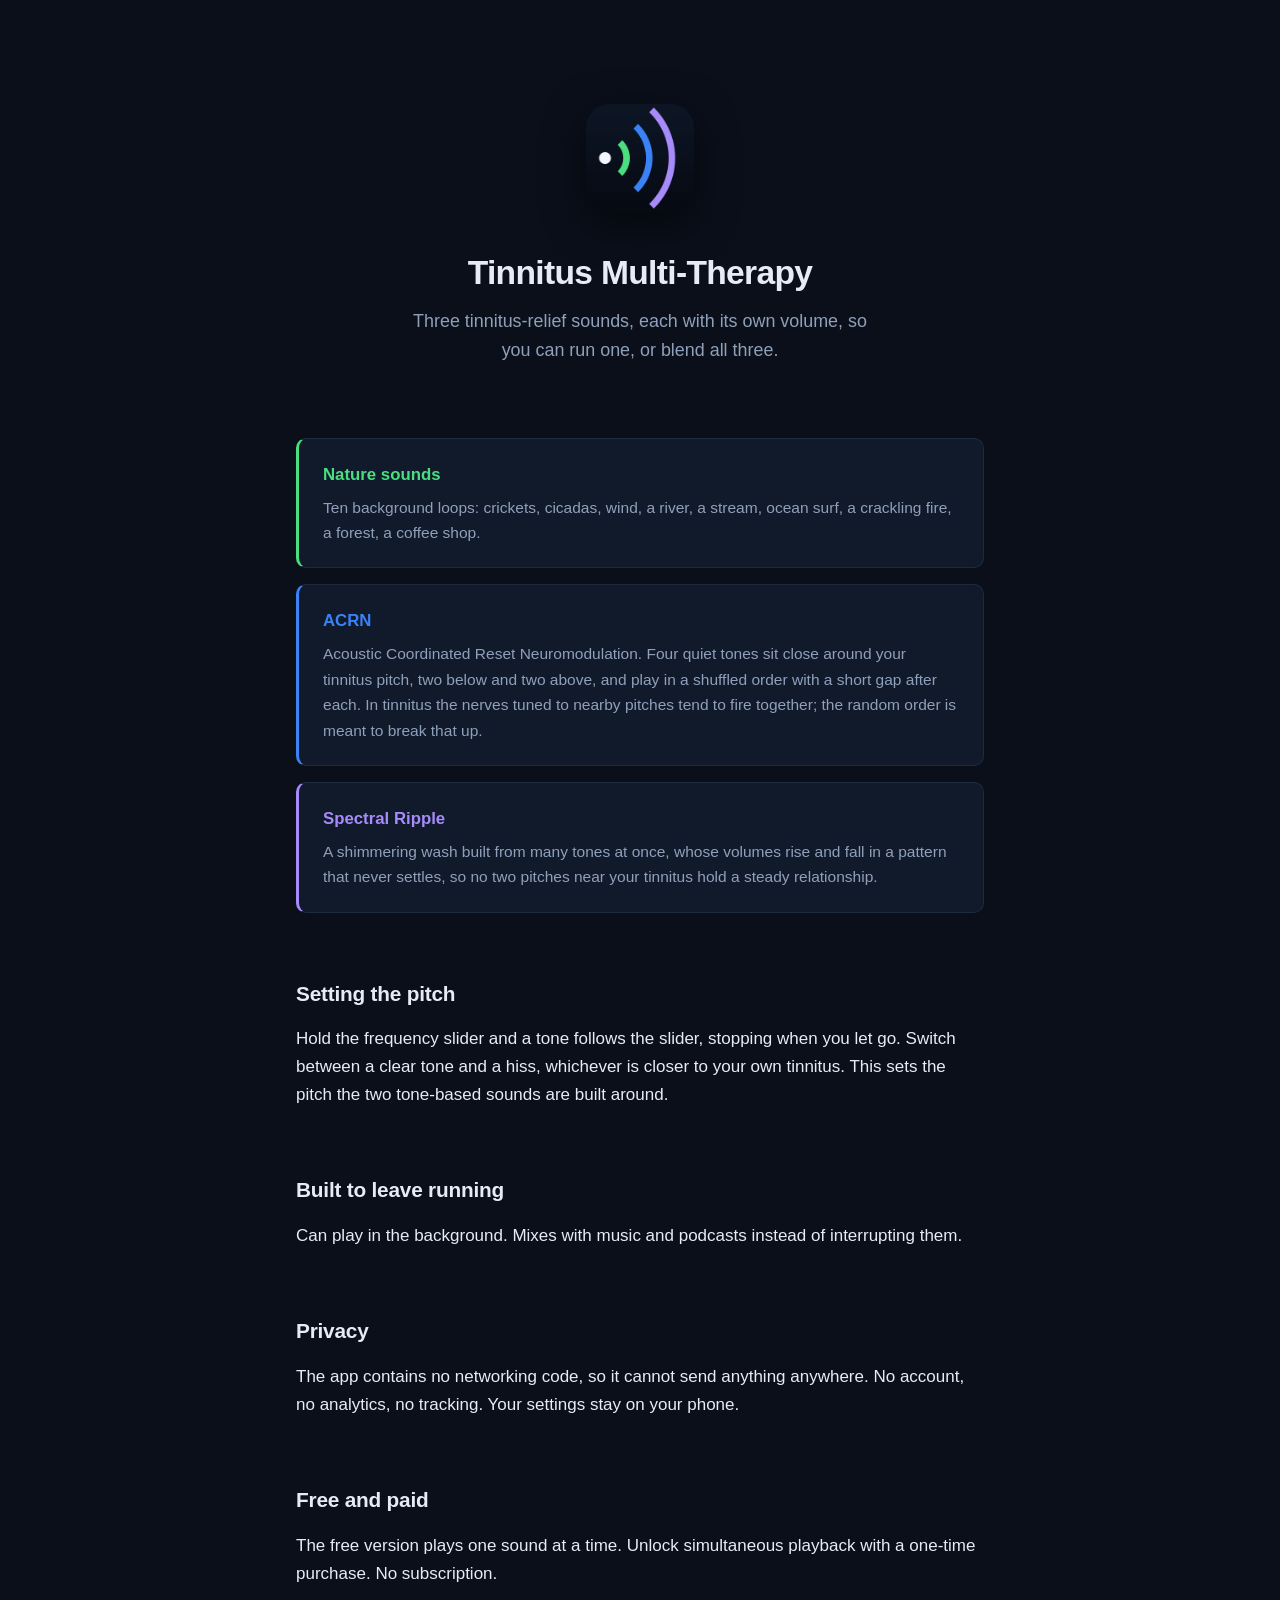
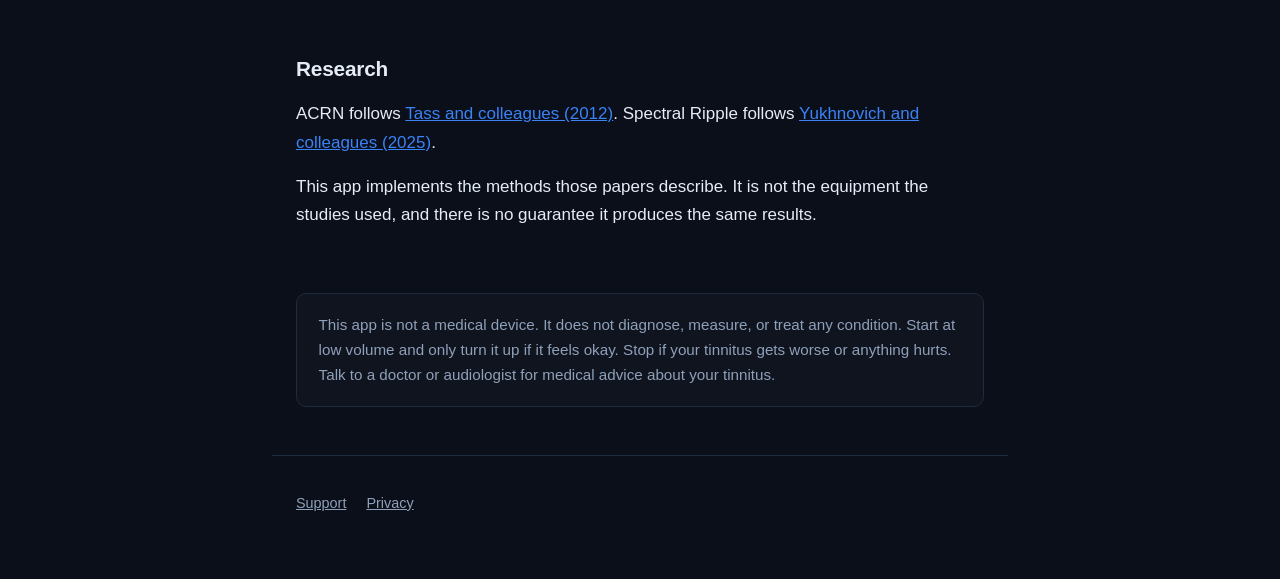
<file: index.html>
<!doctype html>
<html lang="en"><head>
<meta charset="utf-8">
<meta name="viewport" content="width=device-width,initial-scale=1">
<title>Tinnitus Multi-Therapy</title>
<meta name="description" content="Three tinnitus-relief sounds, each with its own volume. Run one, or blend all three.">
<link rel="icon" href="icon.png">
<link rel="stylesheet" href="style.css">
</head><body>

<header class="wrap">
  <img src="icon.png" alt="">
  <h1>Tinnitus Multi-Therapy</h1>
  <p class="tagline">Three tinnitus-relief sounds, each with its own volume,
  so you can run one, or blend all three.</p>
</header>

<main class="wrap">
  <section class="therapies">
    <div class="card c-green">
      <h3><span>Nature sounds</span></h3>
      <p>Ten background loops: crickets, cicadas, wind, a river, a stream, ocean
      surf, a crackling fire, a forest, a coffee shop.</p>
    </div>
    <div class="card c-blue">
      <h3><span>ACRN</span></h3>
      <p>Acoustic Coordinated Reset Neuromodulation. Four quiet tones sit close around
      your tinnitus pitch, two below and two above, and play in a shuffled order with a
      short gap after each. In tinnitus the nerves tuned to nearby pitches tend to fire
      together; the random order is meant to break that up.</p>
    </div>
    <div class="card c-violet">
      <h3><span>Spectral Ripple</span></h3>
      <p>A shimmering wash built from many tones at once, whose volumes rise and fall
      in a pattern that never settles, so no two pitches near your tinnitus hold a steady
      relationship.</p>
    </div>
  </section>

  <section>
    <h2>Setting the pitch</h2>
    <p>Hold the frequency slider and a tone follows the slider, stopping when you let
    go. Switch between a clear tone and a hiss, whichever is closer to your own
    tinnitus. This sets the pitch the two tone-based sounds are built around.</p>
  </section>

  <section>
    <h2>Built to leave running</h2>
    <p>Can play in the background. Mixes with music and podcasts instead of
    interrupting them.</p>
  </section>

  <section>
    <h2>Privacy</h2>
    <p>The app contains no networking code, so it cannot send anything anywhere. No
    account, no analytics, no tracking. Your settings stay on your phone.</p>
  </section>

  <section>
    <h2>Free and paid</h2>
    <p>The free version plays one sound at a time. Unlock simultaneous playback with
    a one-time purchase. No subscription.</p>
  </section>

  <section>
    <h2>Research</h2>
    <p>ACRN follows
    <a href="https://doi.org/10.3233/RNN-2012-110218">Tass and colleagues (2012)</a>.
    Spectral Ripple follows
    <a href="https://doi.org/10.1016/j.heares.2025.109335">Yukhnovich and colleagues (2025)</a>.</p>
    <p>This app implements the methods those papers describe. It is not the equipment
    the studies used, and there is no guarantee it produces the same results.</p>
  </section>

  <section>
    <div class="note">
      <p style="margin:0">This app is not a medical device. It does not diagnose, measure, or treat any condition. Start at low volume and only turn it up if it feels okay. Stop if your tinnitus gets worse or anything hurts. Talk to a doctor or audiologist for medical advice about your tinnitus.</p>
    </div>
  </section>
</main>

<footer class="wrap">
  <a href="support.html">Support</a>
  <a href="privacy.html">Privacy</a>
</footer>
</body></html>
</file>
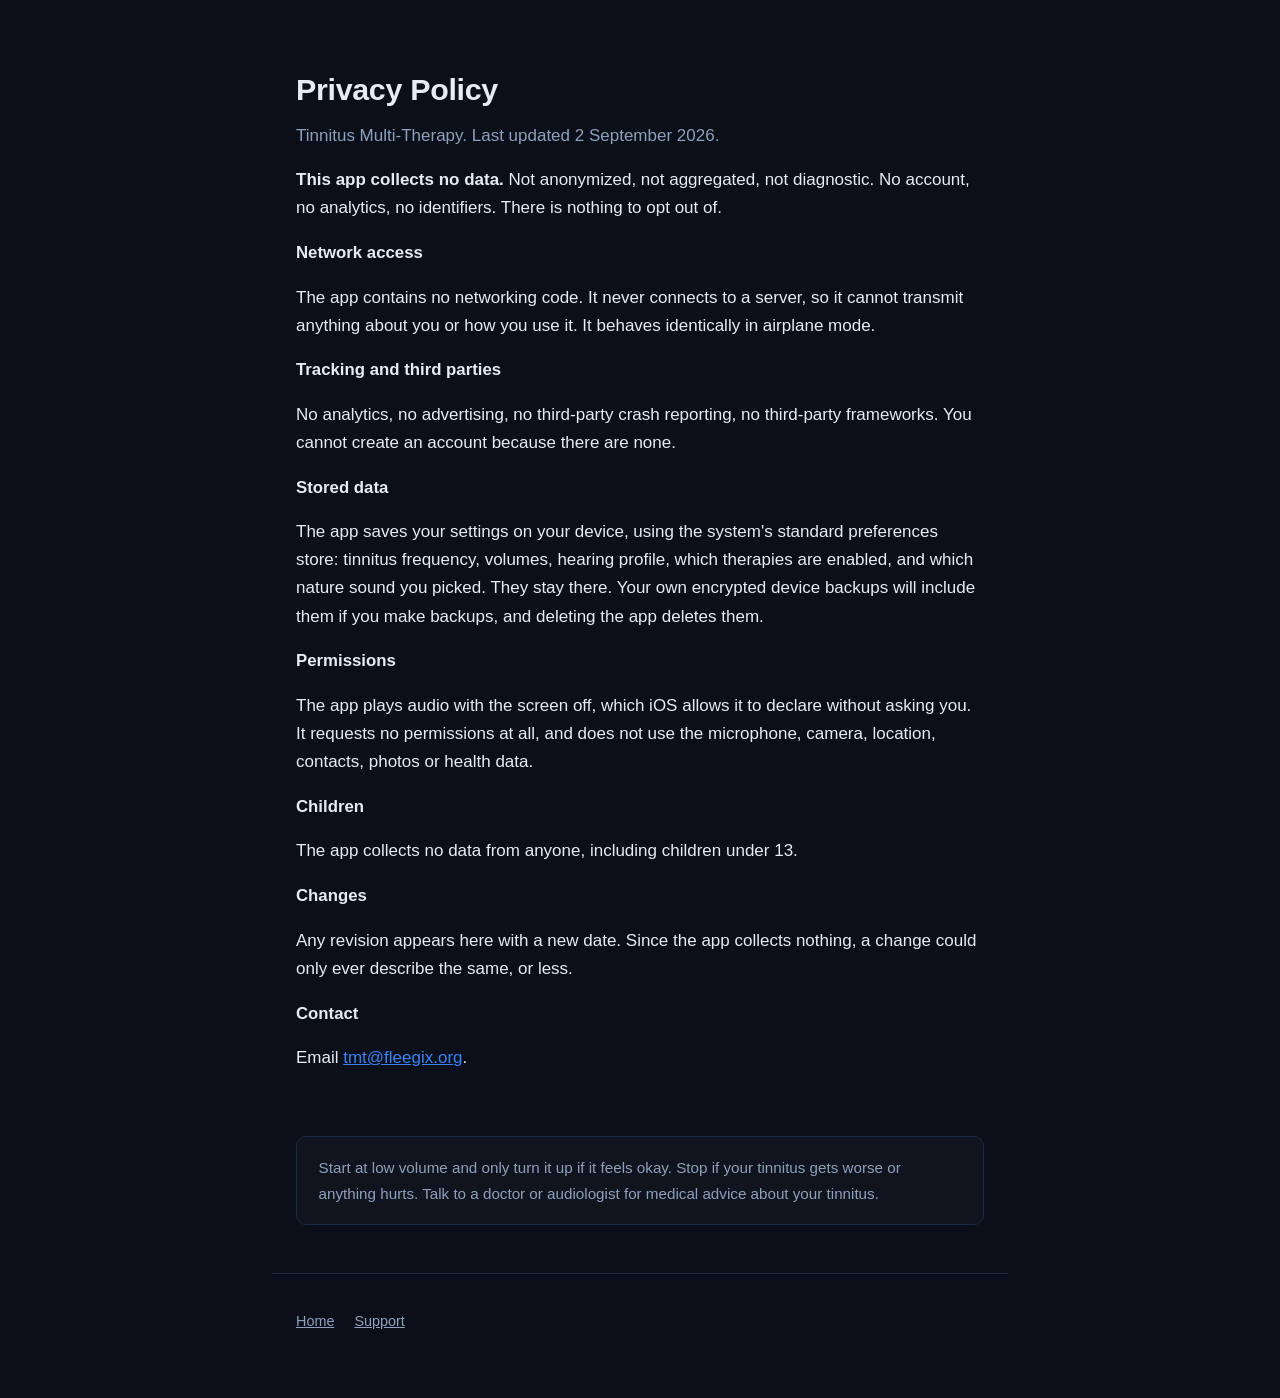
<file: privacy.html>
<!doctype html>
<html lang="en"><head>
<meta charset="utf-8">
<meta name="viewport" content="width=device-width,initial-scale=1">
<title>Privacy Policy. Tinnitus Multi-Therapy</title>
<link rel="icon" href="icon.png">
<link rel="stylesheet" href="style.css">
</head><body>
<main class="wrap" style="padding-top:4rem">
  <h2 style="font-size:1.9rem">Privacy Policy</h2>
  <p class="lede">Tinnitus Multi-Therapy. Last updated 2 September 2026.</p>

  <section>
    <p><strong>This app collects no data.</strong> Not anonymized, not aggregated, not
    diagnostic. No account, no analytics, no identifiers. There is nothing to opt out
    of.</p>

    <h3>Network access</h3>
    <p>The app contains no networking code. It never connects to a server, so it cannot
    transmit anything about you or how you use it. It behaves identically in airplane
    mode.</p>

    <h3>Tracking and third parties</h3>
    <p>No analytics, no advertising, no third-party crash reporting, no third-party
    frameworks. You cannot create an account because there are none.</p>

    <h3>Stored data</h3>
    <p>The app saves your settings on your device, using the system's standard
    preferences store: tinnitus frequency, volumes, hearing profile, which therapies are
    enabled, and which nature sound you picked. They stay there. Your own encrypted
    device backups will include them if you make backups, and deleting the app deletes
    them.</p>

    <h3>Permissions</h3>
    <p>The app plays audio with the screen off, which iOS allows it to declare without
    asking you. It requests no permissions at all, and does not use the microphone,
    camera, location, contacts, photos or health data.</p>

    <h3>Children</h3>
    <p>The app collects no data from anyone, including children under 13.</p>

    <h3>Changes</h3>
    <p>Any revision appears here with a new date. Since the app collects nothing, a
    change could only ever describe the same, or less.</p>

    <h3>Contact</h3>
    <p>Email <a href="mailto:tmt@fleegix.org">tmt@fleegix.org</a>.</p>
  </section>

  <section>
    <div class="note">
      <p style="margin:0">Start at low volume and only turn it up if it feels okay. Stop if your tinnitus gets worse or anything hurts. Talk to a doctor or audiologist for medical advice about your tinnitus.</p>
    </div>
  </section>
</main>
<footer class="wrap"><a href="./">Home</a><a href="support.html">Support</a></footer>
</body></html>
</file>
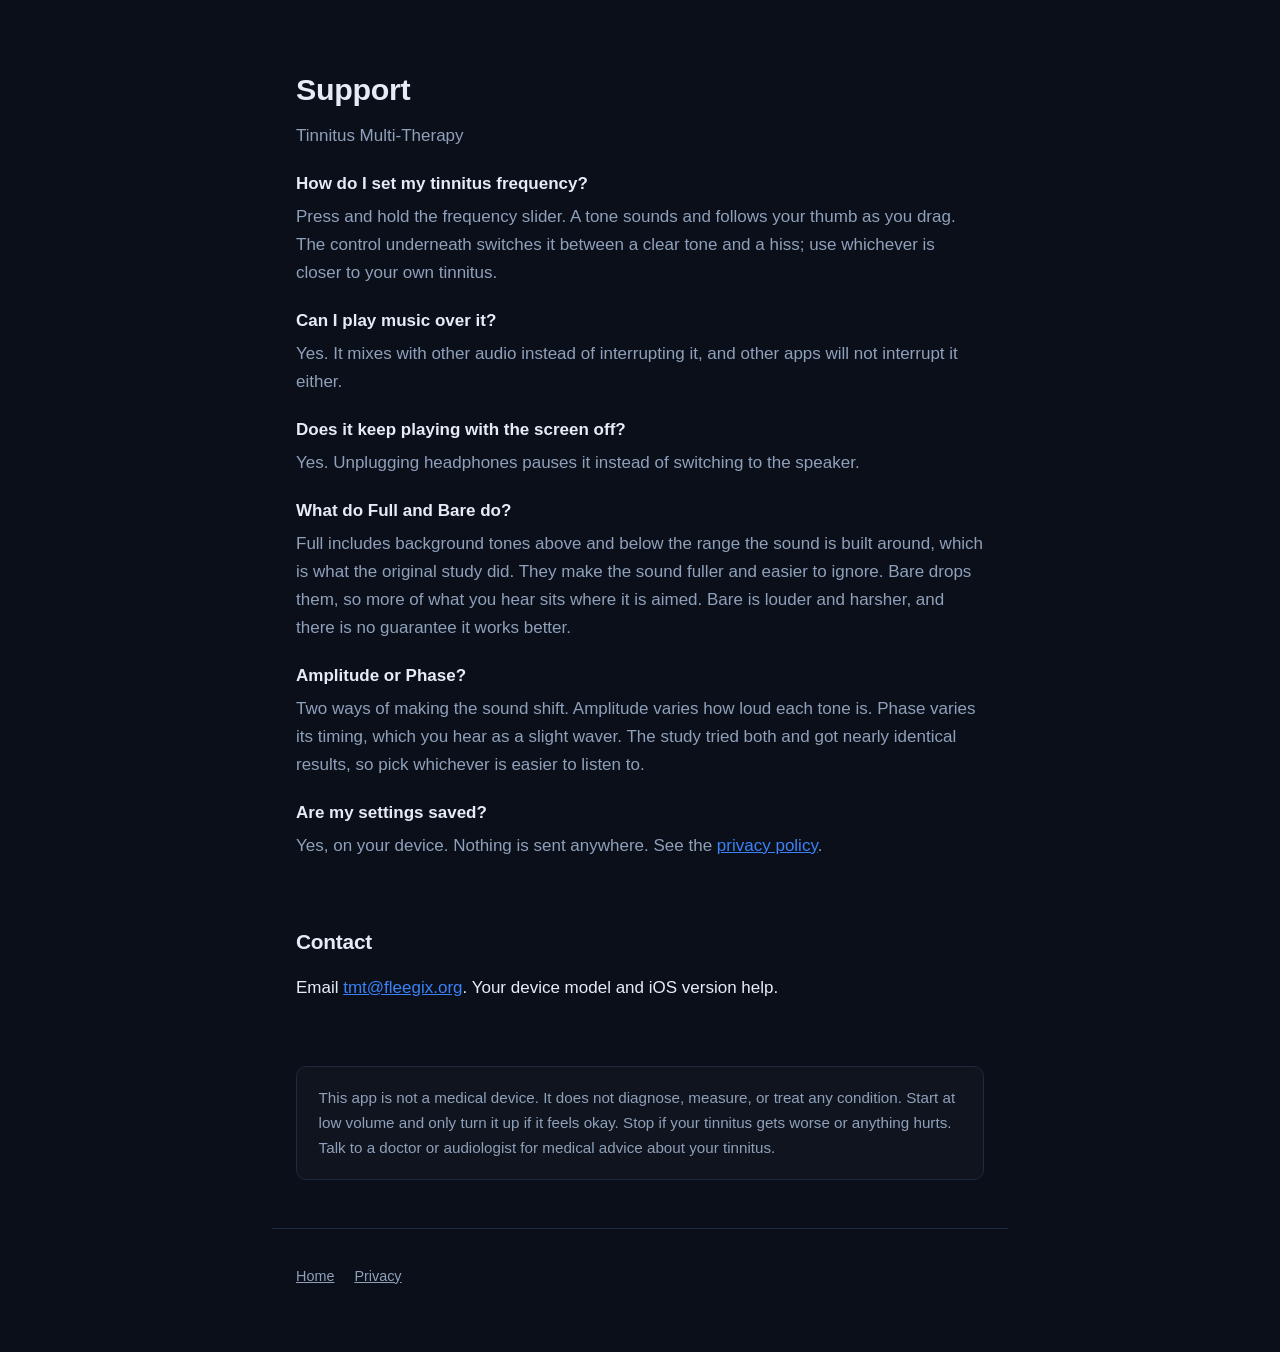
<file: support.html>
<!doctype html>
<html lang="en"><head>
<meta charset="utf-8">
<meta name="viewport" content="width=device-width,initial-scale=1">
<title>Support. Tinnitus Multi-Therapy</title>
<link rel="icon" href="icon.png">
<link rel="stylesheet" href="style.css">
</head><body>
<main class="wrap" style="padding-top:4rem">
  <h2 style="font-size:1.9rem">Support</h2>
  <p class="lede">Tinnitus Multi-Therapy</p>

  <section>
    <dl>
      <dt>How do I set my tinnitus frequency?</dt>
      <dd>Press and hold the frequency slider. A tone sounds and follows your thumb as
      you drag. The control underneath switches it between a clear tone and a hiss; use
      whichever is closer to your own tinnitus.</dd>

      <dt>Can I play music over it?</dt>
      <dd>Yes. It mixes with other audio instead of interrupting it, and other apps
      will not interrupt it either.</dd>

      <dt>Does it keep playing with the screen off?</dt>
      <dd>Yes. Unplugging headphones pauses it instead of switching to the speaker.</dd>

      <dt>What do Full and Bare do?</dt>
      <dd>Full includes background tones above and below the range the sound is built around, which is
      what the original study did. They make the sound fuller and easier to ignore. Bare
      drops them, so more of what you hear sits where it is aimed. Bare is louder and
      harsher, and there is no guarantee it works better.</dd>

      <dt>Amplitude or Phase?</dt>
      <dd>Two ways of making the sound shift. Amplitude varies how loud each tone is.
      Phase varies its timing, which you hear as a slight waver. The study tried both and
      got nearly identical results, so pick whichever is easier to listen to.</dd>

      <dt>Are my settings saved?</dt>
      <dd>Yes, on your device. Nothing is sent anywhere. See the
      <a href="privacy.html">privacy policy</a>.</dd>
    </dl>
  </section>

  <section>
    <h2>Contact</h2>
    <p>Email <a href="mailto:tmt@fleegix.org">tmt@fleegix.org</a>. Your device model and iOS
    version help.</p>
  </section>

  <section>
    <div class="note">
      <p style="margin:0">This app is not a medical device. It does not diagnose, measure, or treat any condition. Start at low volume and only turn it up if it feels okay. Stop if your tinnitus gets worse or anything hurts. Talk to a doctor or audiologist for medical advice about your tinnitus.</p>
    </div>
  </section>
</main>
<footer class="wrap"><a href="./">Home</a><a href="privacy.html">Privacy</a></footer>
</body></html>
</file>
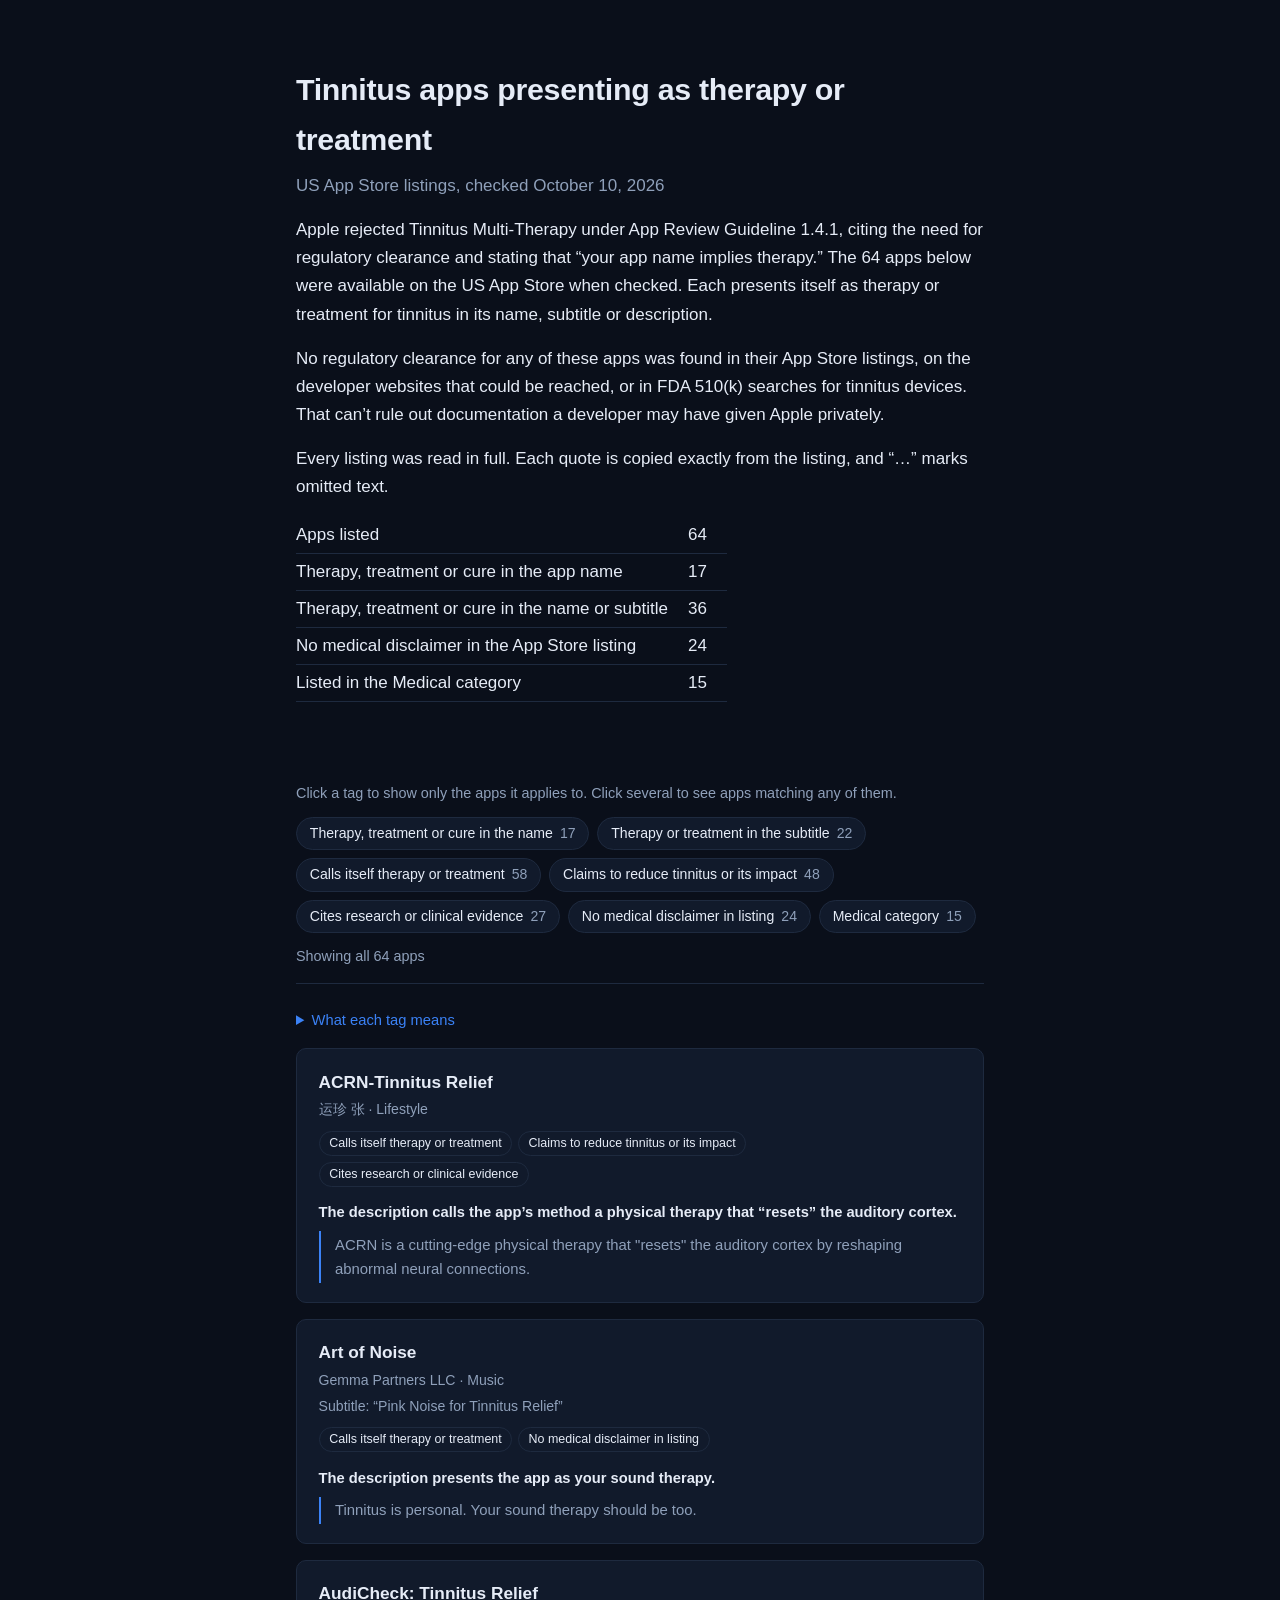
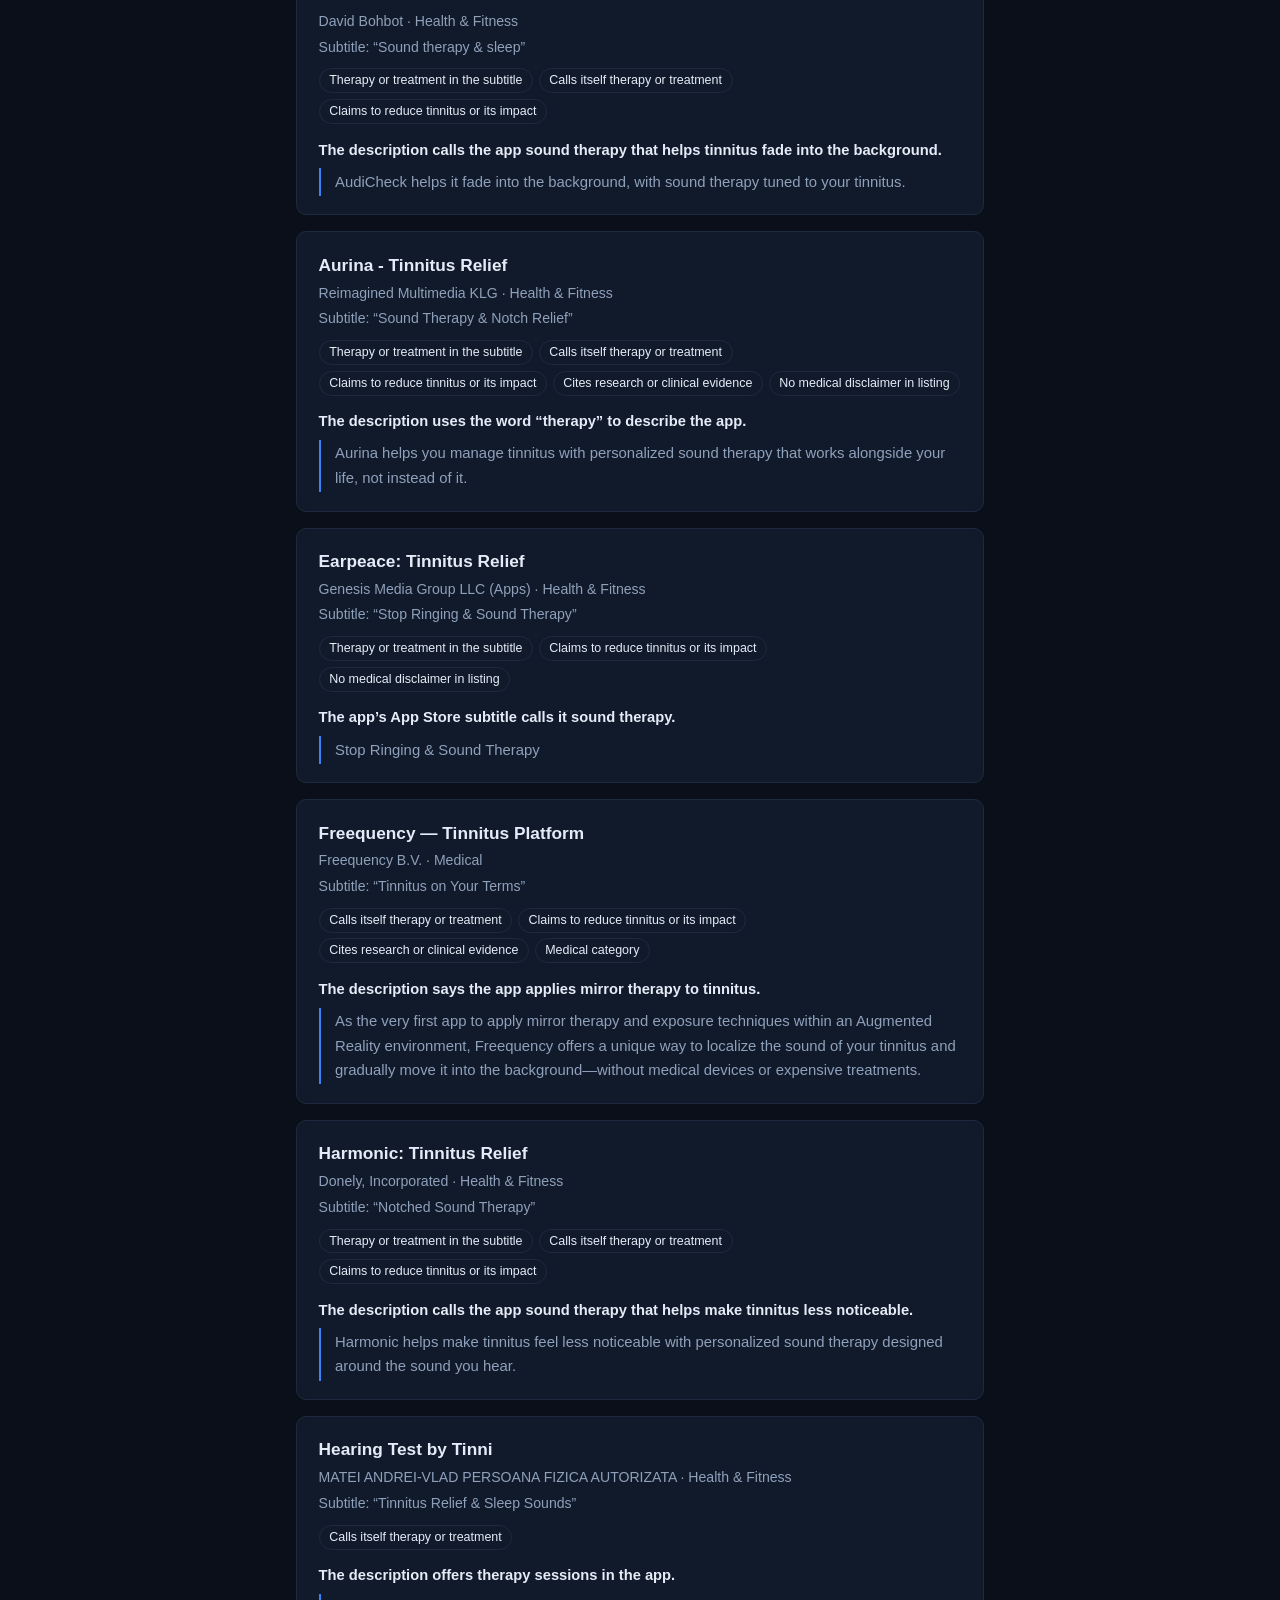
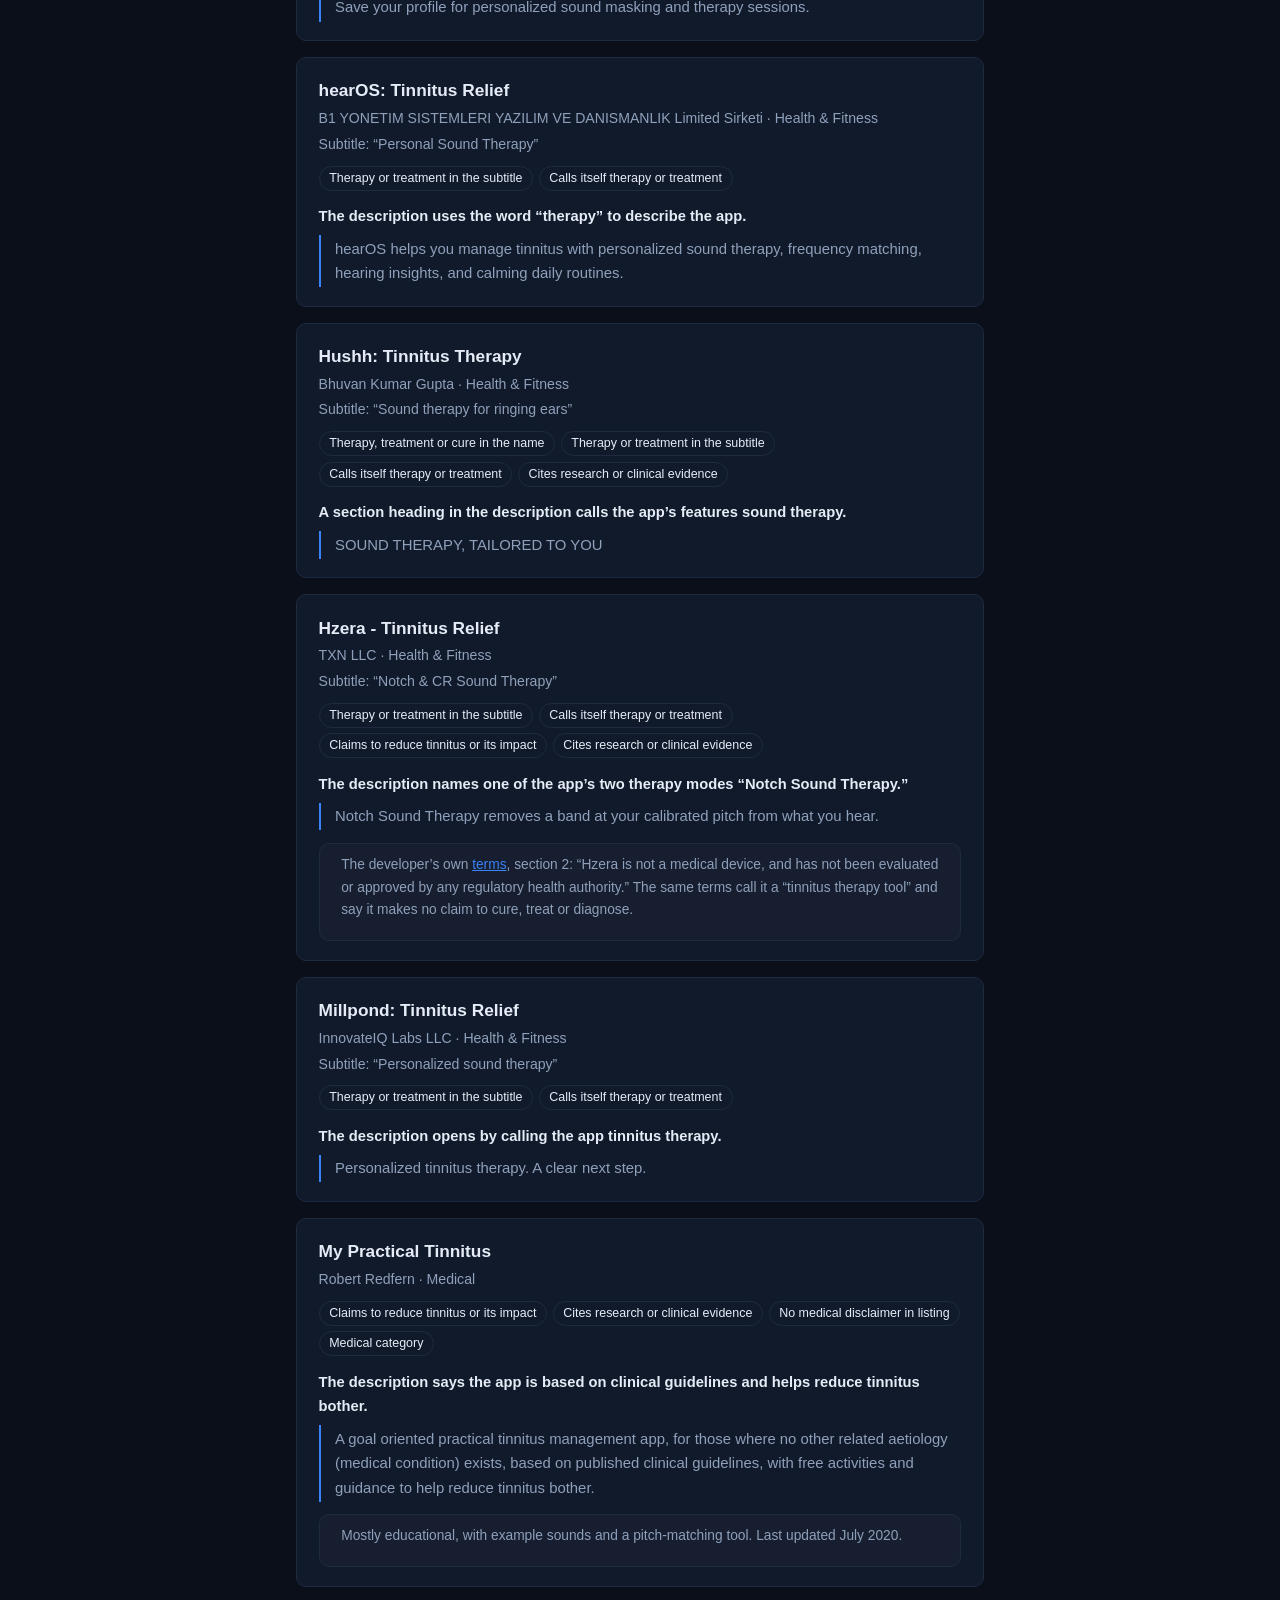
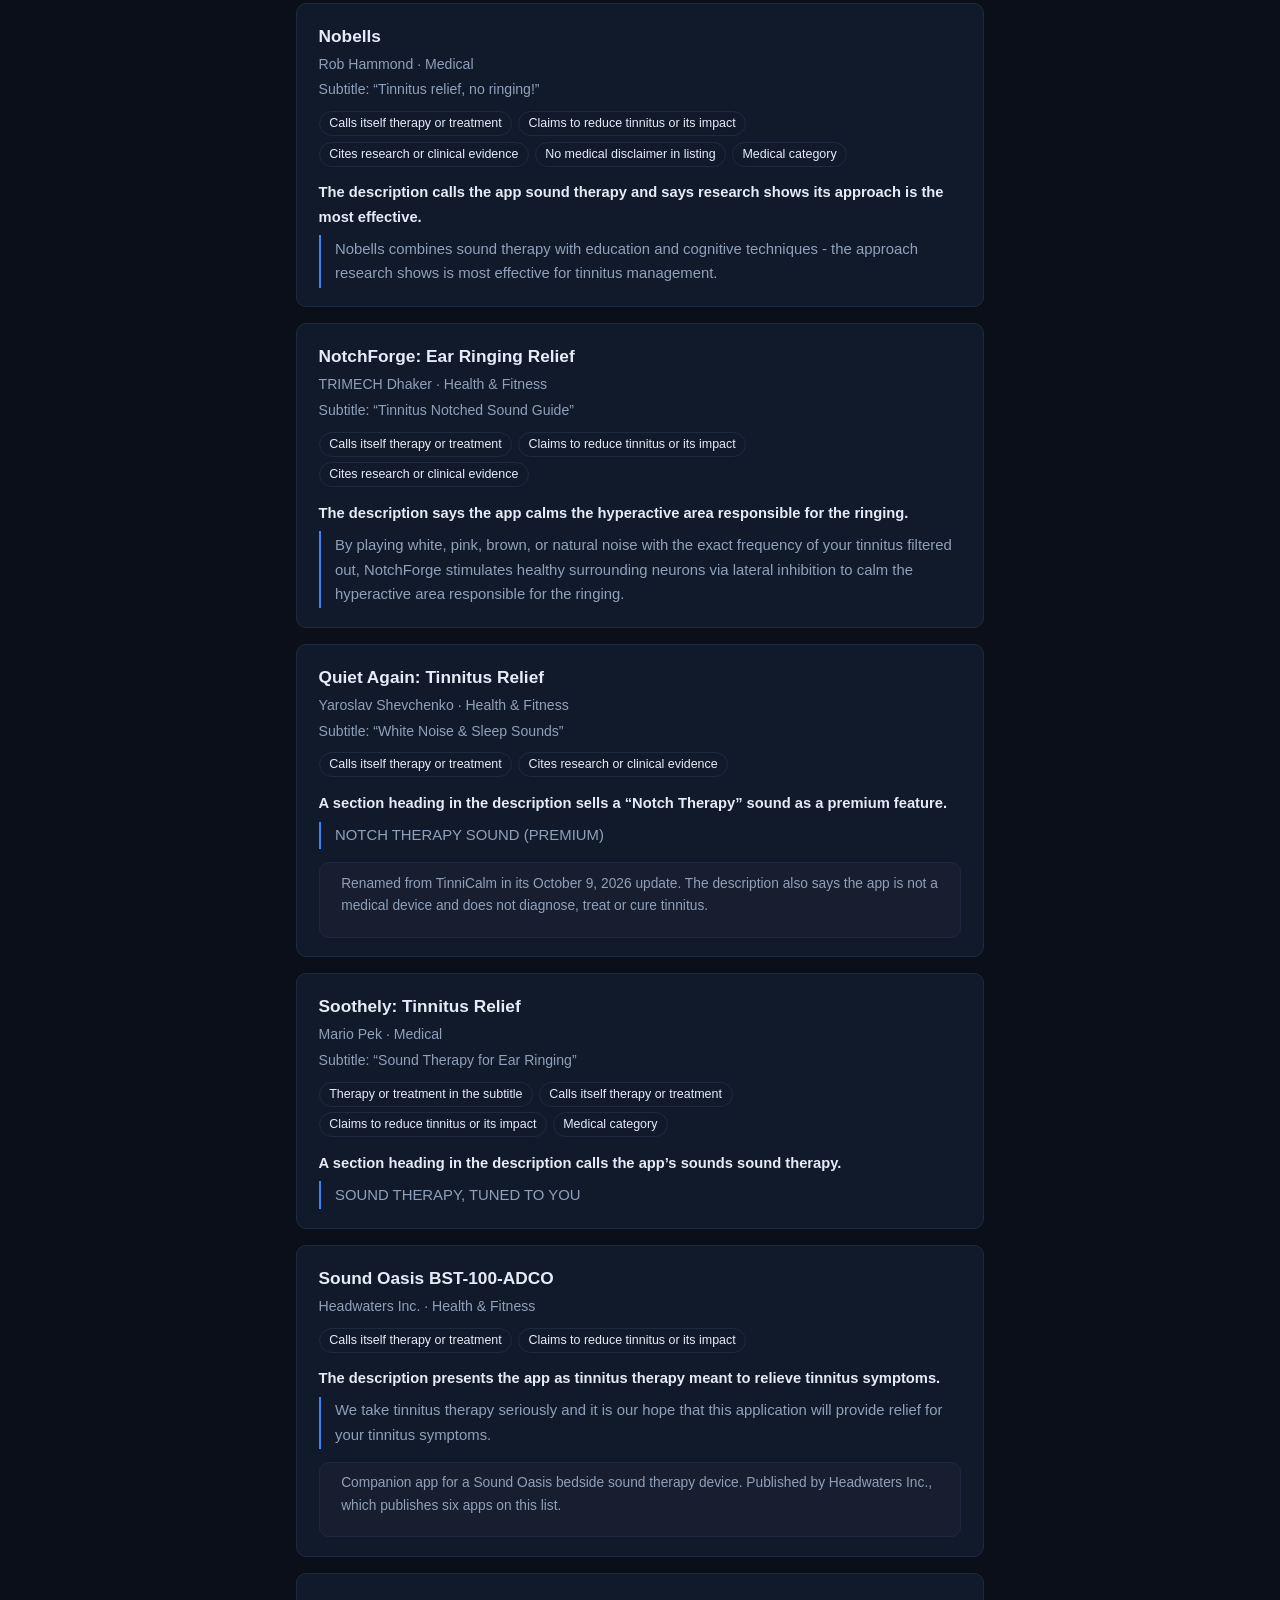
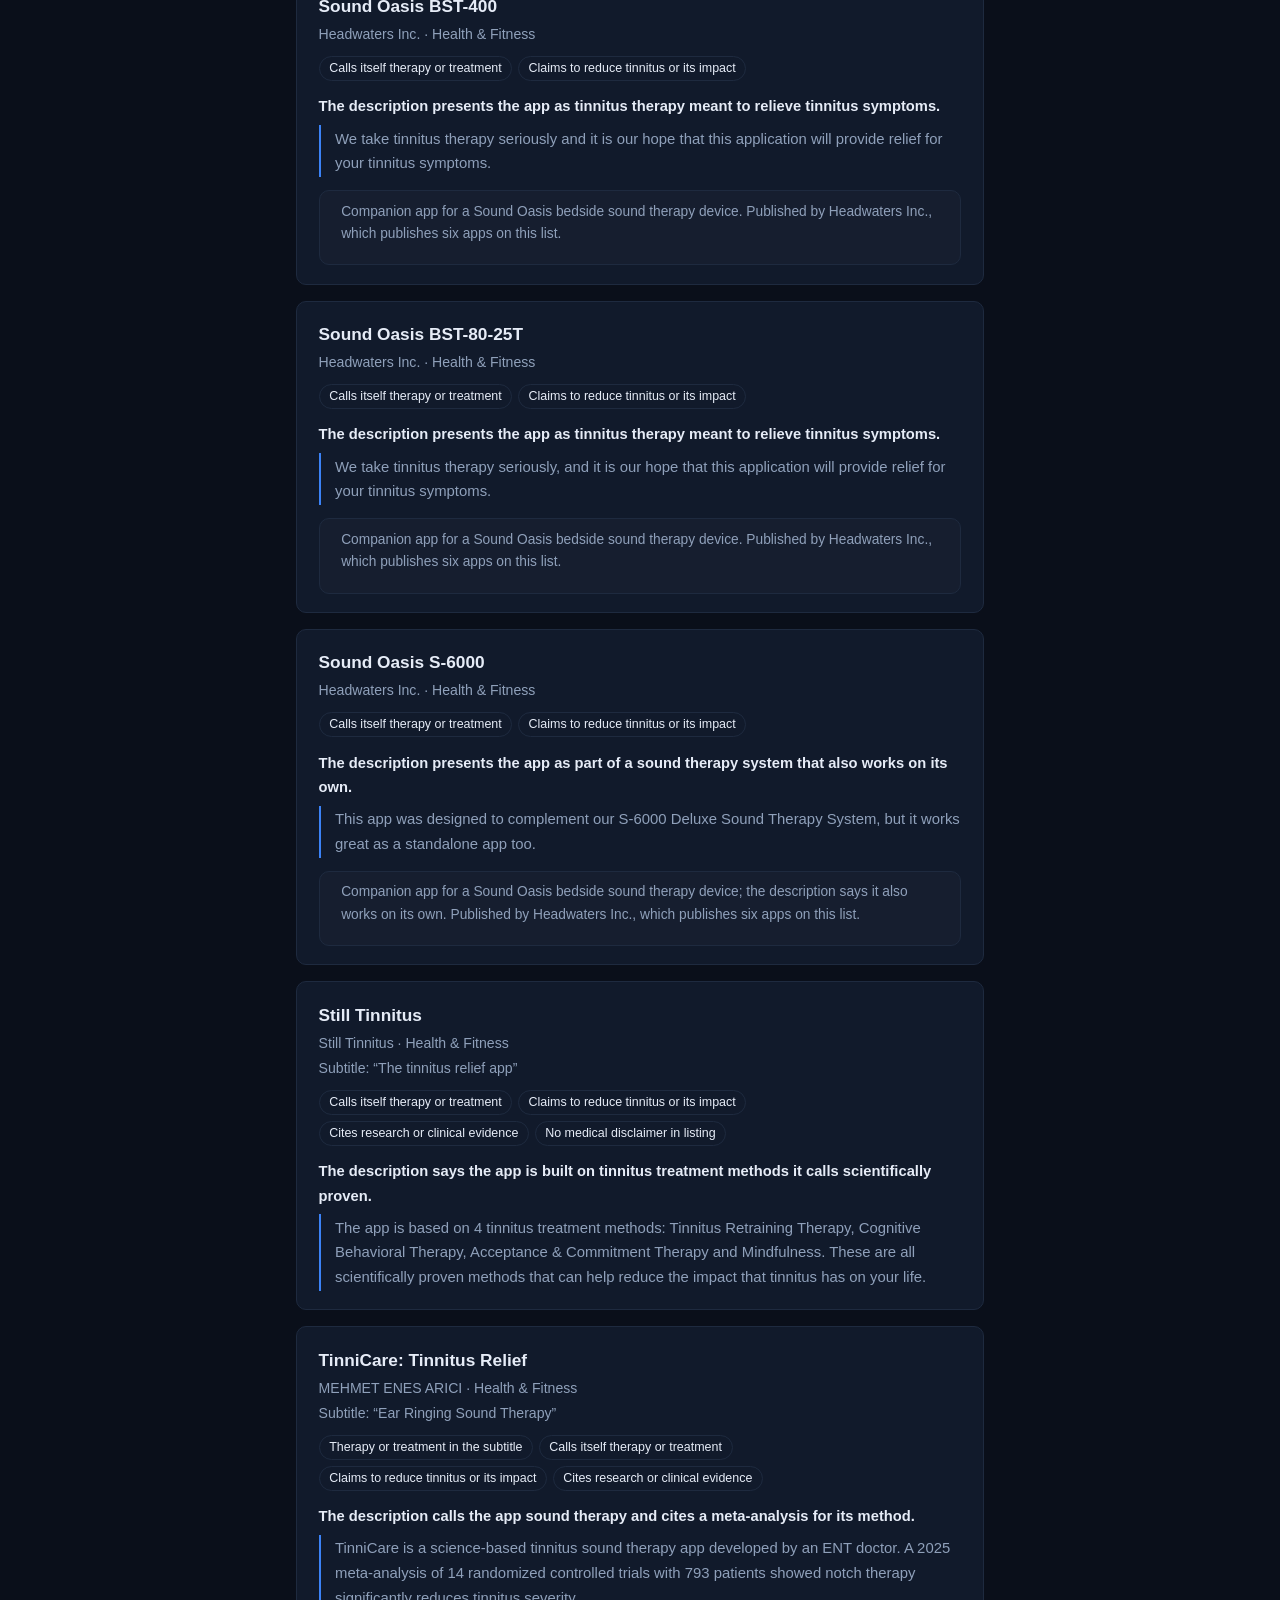
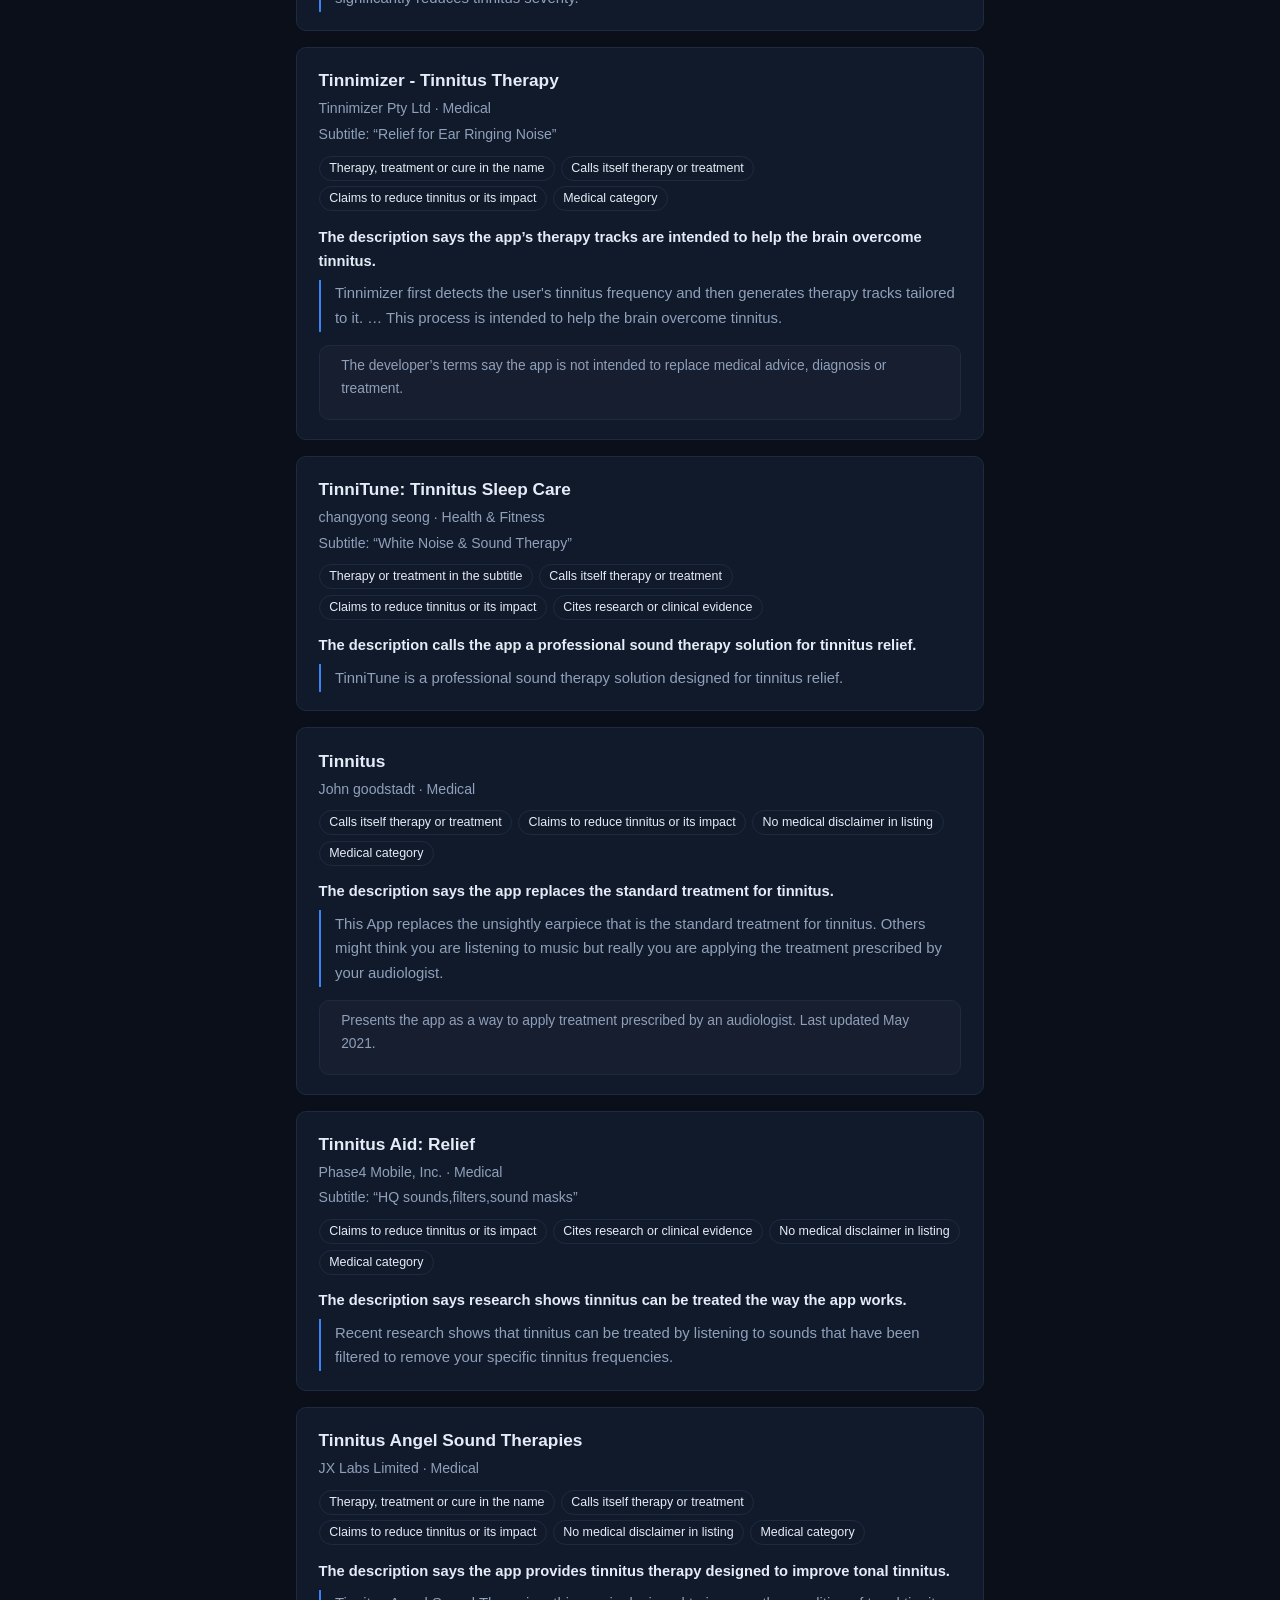
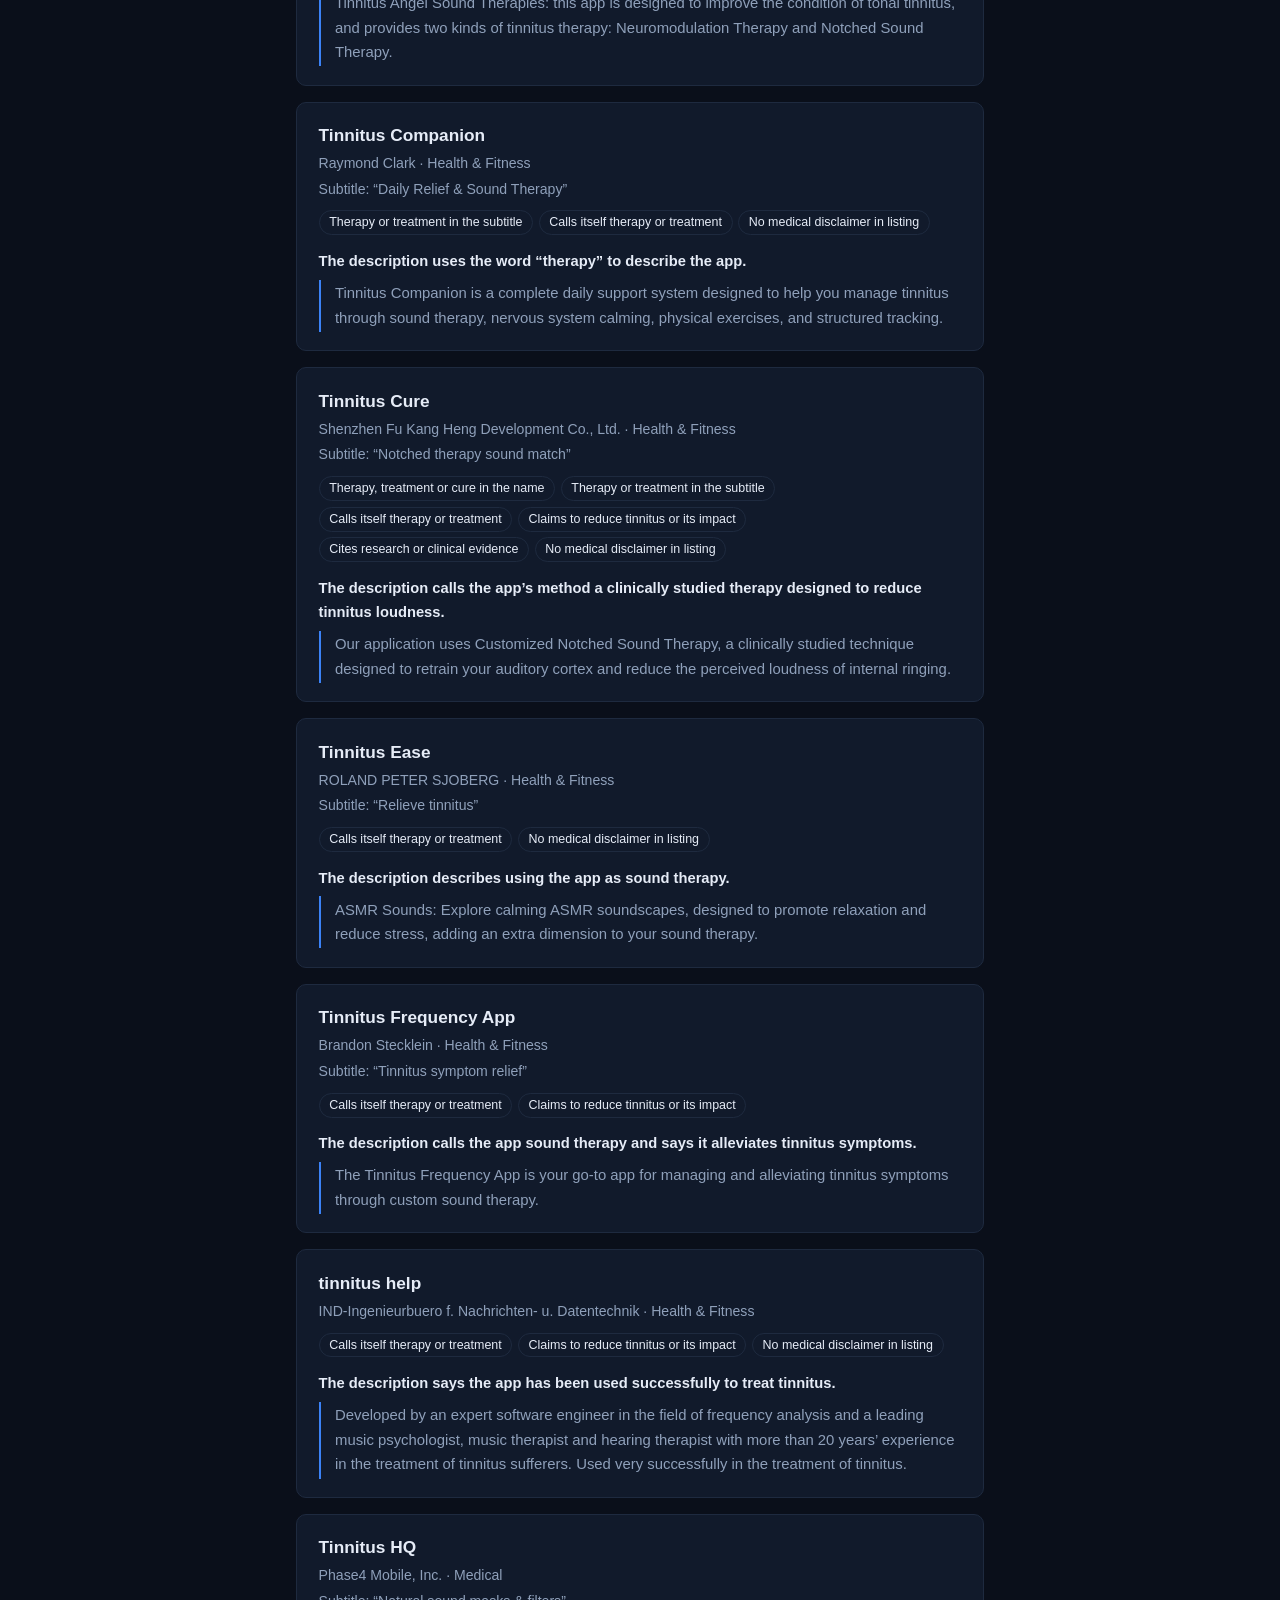
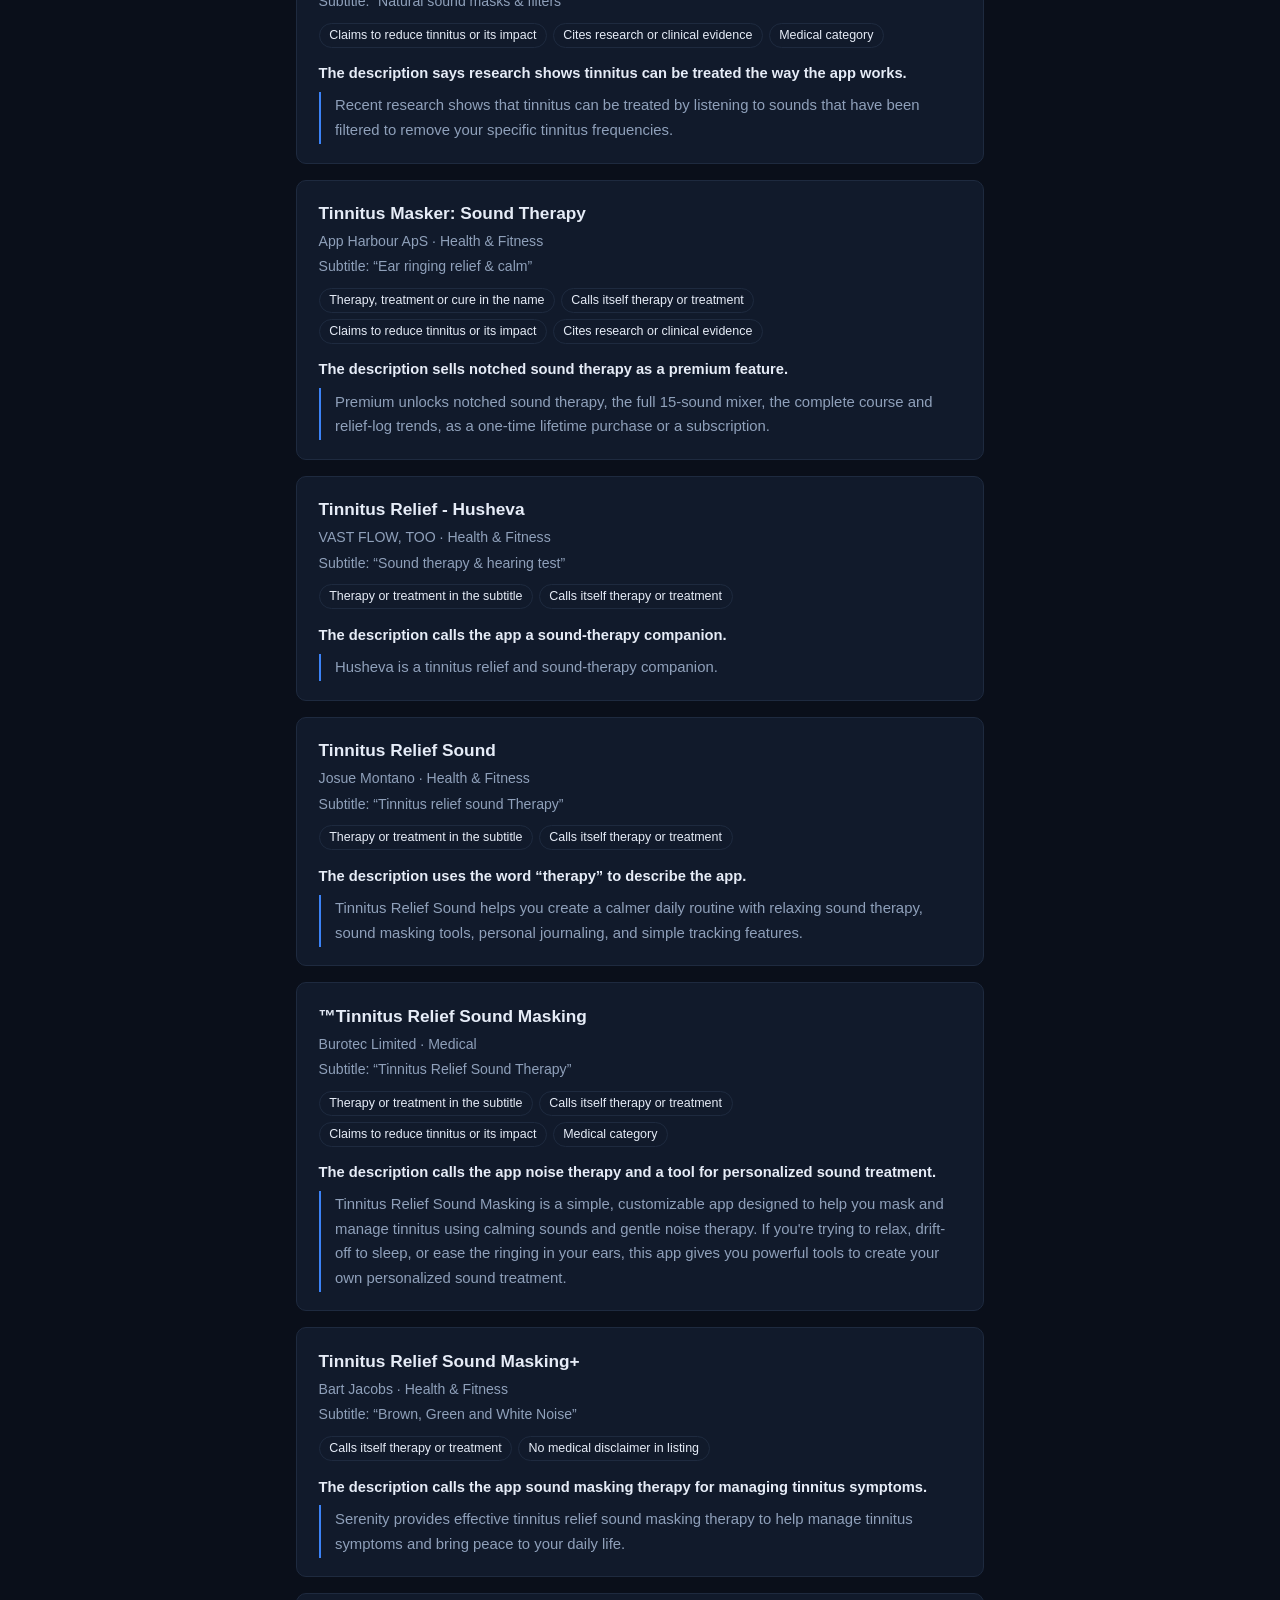
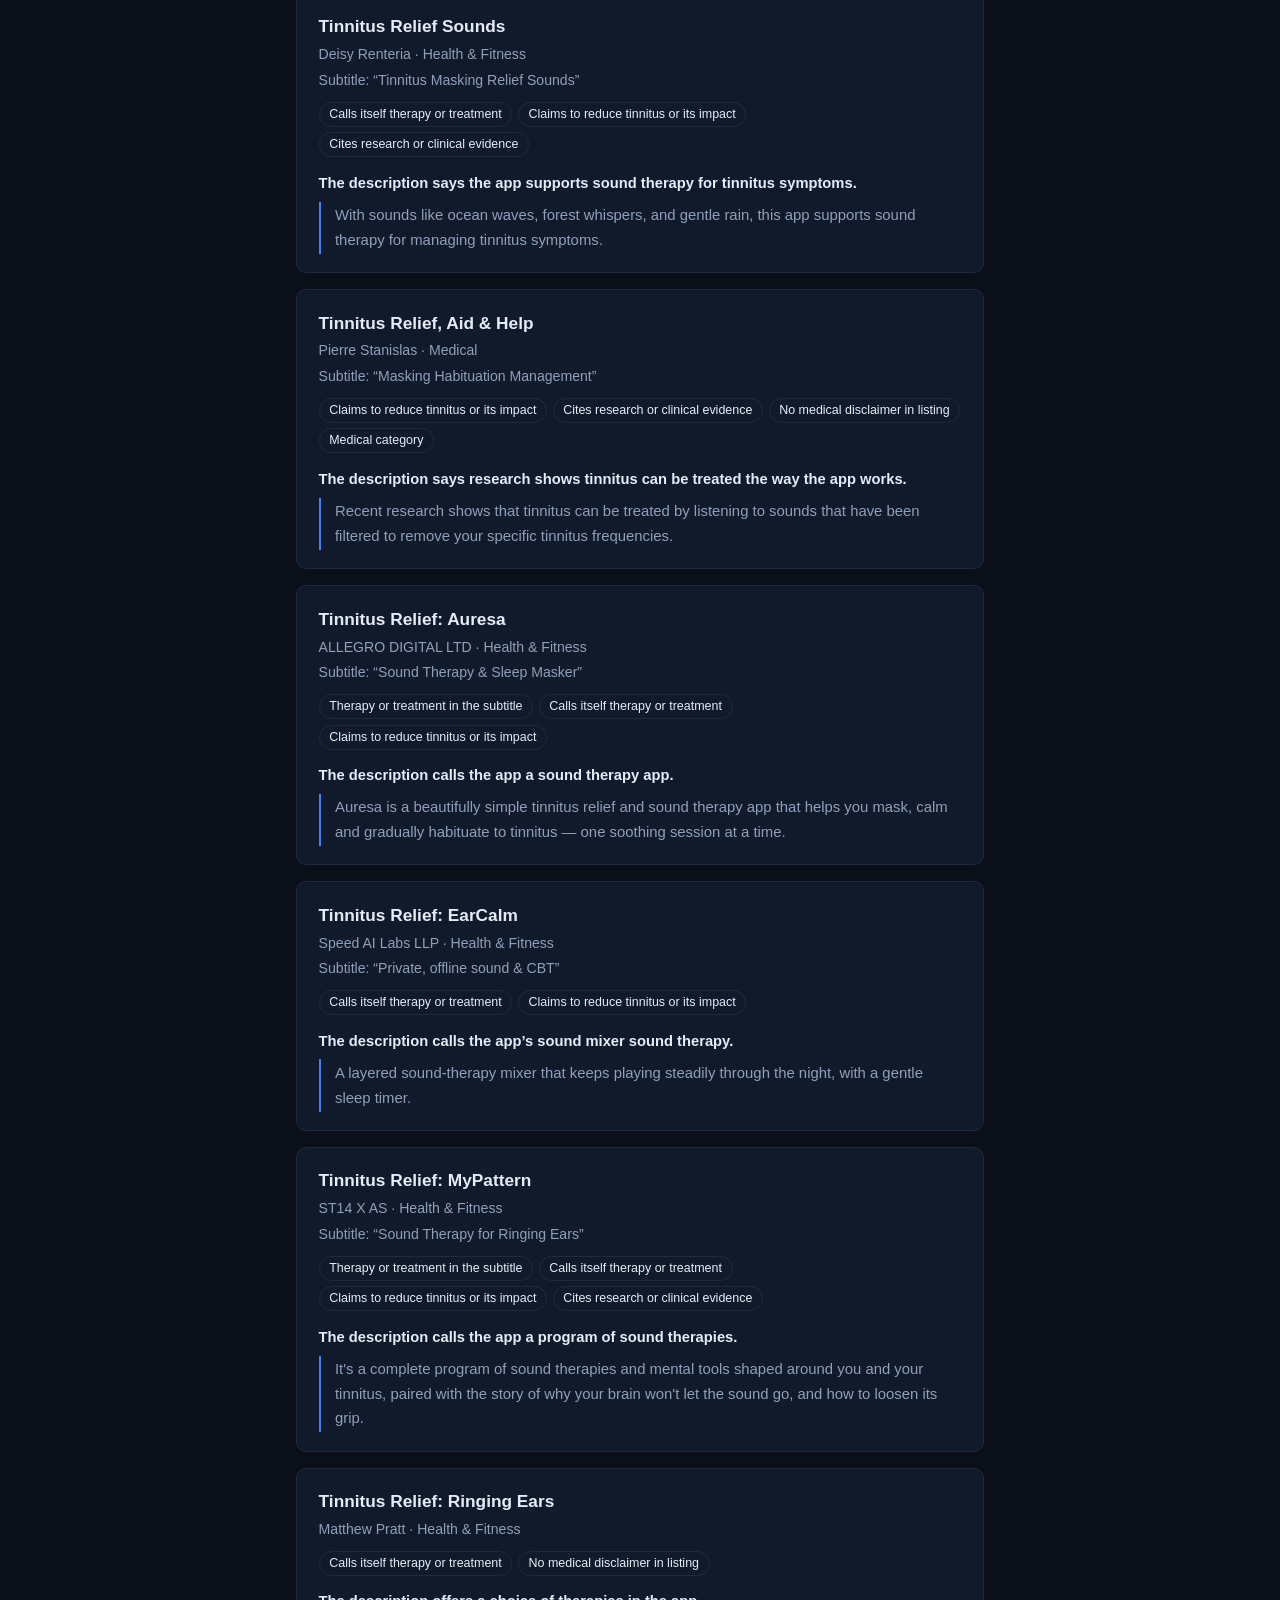
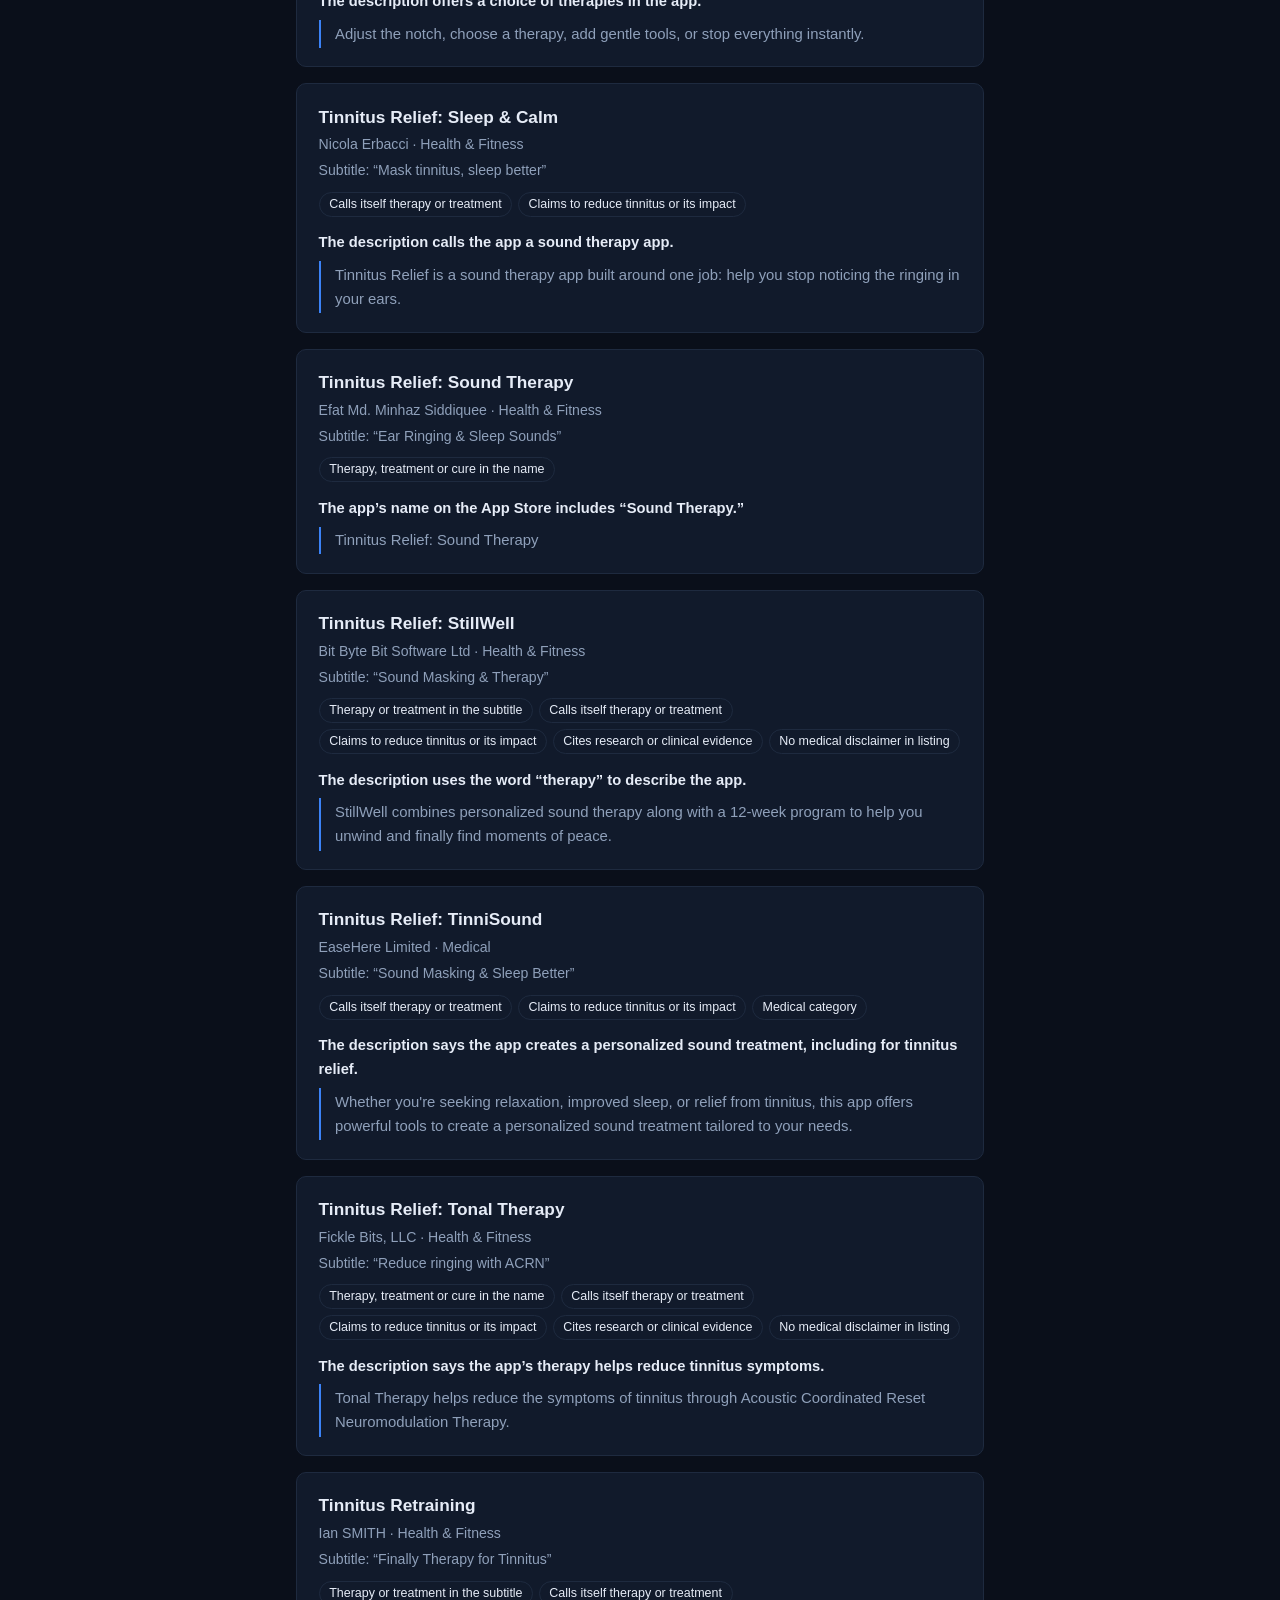
<file: tinnitus-apps.html>
<!doctype html>
<html lang="en"><head>
<meta charset="utf-8">
<meta name="viewport" content="width=device-width,initial-scale=1">
<title>Tinnitus apps presenting as therapy or treatment. Tinnitus Multi-Therapy</title>
<link rel="icon" href="icon.png">
<link rel="stylesheet" href="style.css">
<style>
  .filters { position: sticky; top: 0; z-index: 2; background: var(--bg);
             padding: 1rem 0 .9rem; border-bottom: 1px solid var(--line); margin-bottom: 1.5rem; }
  .chips { display: flex; flex-wrap: wrap; gap: .5rem; }
  .chip { font: inherit; font-size: .88rem; line-height: 1.2; cursor: pointer;
          color: var(--text); background: var(--panel); border: 1px solid var(--line);
          border-radius: 999px; padding: .45rem .8rem; }
  .chip:hover { border-color: var(--blue); }
  .chip[aria-pressed="true"] { background: var(--blue); border-color: var(--blue); color: #fff; }
  .chip .n { color: var(--muted); margin-left: .2rem; font-variant-numeric: tabular-nums; }
  .chip[aria-pressed="true"] .n { color: rgba(255,255,255,.8); }
  .chip.sm { font-size: .78rem; padding: .25rem .6rem; }
  .status { display: flex; gap: 1rem; align-items: center; margin-top: .75rem;
            font-size: .9rem; color: var(--muted); }
  .status button { font: inherit; font-size: .9rem; background: none; border: 0; padding: 0;
                   color: var(--blue); cursor: pointer; }
  .status button[hidden] { display: none; }
  .app { background: var(--panel); border: 1px solid var(--line); border-radius: 10px;
         padding: 1.15rem 1.35rem; margin: 0 0 1rem; }
  .app[hidden] { display: none; }
  .app h3 { margin: 0; font-size: 1.08rem; }
  .app h3 a { color: var(--text); text-decoration: none; }
  .app h3 a:hover { color: var(--blue); text-decoration: underline; }
  .app .meta { margin: .15rem 0 0; color: var(--muted); font-size: .88rem; }
  .app .sub { margin: .15rem 0 0; color: var(--muted); font-size: .88rem; }
  .app .tags { display: flex; flex-wrap: wrap; gap: .35rem; margin: .6rem 0 .85rem; }
  .qtitle { margin: 0 0 .4rem; font-size: .92rem; font-weight: 600; }
  blockquote { margin: 0; padding: .1rem 0 .1rem .9rem; border-left: 2px solid var(--blue);
               color: var(--muted); font-size: .93rem; }
  .note { margin: .8rem 0 0; font-size: .86rem; color: var(--muted);
          border-top: 1px solid var(--line); padding-top: .6rem; }
  table.counts { border-collapse: collapse; margin: 0 0 1rem; }
  table.counts td { padding: .25rem 1.25rem .25rem 0; border-bottom: 1px solid var(--line); }
  table.counts td:last-child { text-align: right; font-variant-numeric: tabular-nums; }
  .hint { color: var(--muted); font-size: .9rem; margin: 0 0 .7rem; }
  details.legend { margin: 0 0 1rem; }
  details.legend summary { cursor: pointer; color: var(--blue); font-size: .92rem; }
  details.legend dl { margin: .75rem 0 0; font-size: .9rem; }
  .empty { color: var(--muted); }
</style>
</head><body>
<main class="wrap" style="padding-top:4rem">
  <h2 style="font-size:1.9rem">Tinnitus apps presenting as therapy or treatment</h2>
  <p class="lede">US App Store listings, checked October 10, 2026</p>

  <section>
    <p>Apple rejected Tinnitus Multi-Therapy under App Review Guideline 1.4.1, citing the need for
    regulatory clearance and stating that “your app name implies therapy.” The 64 apps below were
    available on the US App Store when checked. Each presents itself as therapy or treatment for
    tinnitus in its name, subtitle or description.</p>
    <p>No regulatory clearance for any of these apps was found in their App Store listings, on the
    developer websites that could be reached, or in FDA 510(k) searches for tinnitus devices. That
    can’t rule out documentation a developer may have given Apple privately.</p>
    <p>Every listing was read in full. Each quote is copied exactly from the listing, and “…” marks
    omitted text.</p>
    <table class="counts">
      <tr><td>Apps listed</td><td>64</td></tr>
      <tr><td>Therapy, treatment or cure in the app name</td><td>17</td></tr>
      <tr><td>Therapy, treatment or cure in the name or subtitle</td><td>36</td></tr>
      <tr><td>No medical disclaimer in the App Store listing</td><td>24</td></tr>
      <tr><td>Listed in the Medical category</td><td>15</td></tr>
    </table>
  </section>

  <div class="filters">
    <p class="hint">Click a tag to show only the apps it applies to. Click several to see apps matching any of them.</p>
    <div class="chips" role="group" aria-label="Filter by category">
      <button type="button" class="chip" data-tag="name" aria-pressed="false" title="The app’s name on the App Store contains therapy, treatment or cure.">Therapy, treatment or cure in the name <span class="n">17</span></button>
      <button type="button" class="chip" data-tag="subtitle" aria-pressed="false" title="The subtitle shown under the app’s name on the App Store contains therapy or treatment.">Therapy or treatment in the subtitle <span class="n">22</span></button>
      <button type="button" class="chip" data-tag="description" aria-pressed="false" title="The description calls the app, or a feature of it, therapy or treatment.">Calls itself therapy or treatment <span class="n">58</span></button>
      <button type="button" class="chip" data-tag="treatment" aria-pressed="false" title="The listing says the app makes tinnitus quieter, less noticeable or less bothersome, or reduces its symptoms or effects. A general promise of “relief” does not count on its own.">Claims to reduce tinnitus or its impact <span class="n">48</span></button>
      <button type="button" class="chip" data-tag="research" aria-pressed="false" title="The description points to research, studies, clinical guidelines or scientific evidence for its approach. This is a claim about the method, not evidence that the app itself was tested.">Cites research or clinical evidence <span class="n">27</span></button>
      <button type="button" class="chip" data-tag="nodisc" aria-pressed="false" title="The App Store listing never says the app is not a medical device or not a substitute for medical care, and never advises seeing a doctor or audiologist. Disclaimers on a developer’s website or inside the app are not counted.">No medical disclaimer in listing <span class="n">24</span></button>
      <button type="button" class="chip" data-tag="medical" aria-pressed="false" title="The app is listed in the App Store’s Medical category.">Medical category <span class="n">15</span></button>
    </div>
    <div class="status"><span id="shown" aria-live="polite">Showing all 64 apps</span><button type="button" id="clear" hidden>Clear filters</button></div>
  </div>

  <details class="legend">
    <summary>What each tag means</summary>
    <dl>
      <dt>Therapy, treatment or cure in the name</dt><dd>The app’s name on the App Store contains therapy, treatment or cure.</dd>
      <dt>Therapy or treatment in the subtitle</dt><dd>The subtitle shown under the app’s name on the App Store contains therapy or treatment.</dd>
      <dt>Calls itself therapy or treatment</dt><dd>The description calls the app, or a feature of it, therapy or treatment.</dd>
      <dt>Claims to reduce tinnitus or its impact</dt><dd>The listing says the app makes tinnitus quieter, less noticeable or less bothersome, or reduces its symptoms or effects. A general promise of “relief” does not count on its own.</dd>
      <dt>Cites research or clinical evidence</dt><dd>The description points to research, studies, clinical guidelines or scientific evidence for its approach. This is a claim about the method, not evidence that the app itself was tested.</dd>
      <dt>No medical disclaimer in listing</dt><dd>The App Store listing never says the app is not a medical device or not a substitute for medical care, and never advises seeing a doctor or audiologist. Disclaimers on a developer’s website or inside the app are not counted.</dd>
      <dt>Medical category</dt><dd>The app is listed in the App Store’s Medical category.</dd>
    </dl>
  </details>

  <section id="apps">
      <article class="app" data-tags="description treatment research">
        <h3><a href="https://apps.apple.com/us/app/id6761818693">ACRN-Tinnitus Relief</a></h3>
        <p class="meta">运珍 张 · Lifestyle</p>
        <p class="tags"><button type="button" class="chip sm" data-tag="description" aria-pressed="false">Calls itself therapy or treatment</button> <button type="button" class="chip sm" data-tag="treatment" aria-pressed="false">Claims to reduce tinnitus or its impact</button> <button type="button" class="chip sm" data-tag="research" aria-pressed="false">Cites research or clinical evidence</button></p>
        <p class="qtitle">The description calls the app’s method a physical therapy that “resets” the auditory cortex.</p>
        <blockquote>ACRN is a cutting-edge physical therapy that &quot;resets&quot; the auditory cortex by reshaping abnormal neural connections.</blockquote>
      </article>
      <article class="app" data-tags="description nodisc">
        <h3><a href="https://apps.apple.com/us/app/id6759526880">Art of Noise</a></h3>
        <p class="meta">Gemma Partners LLC · Music</p>
        <p class="sub">Subtitle: “Pink Noise for Tinnitus Relief”</p>
        <p class="tags"><button type="button" class="chip sm" data-tag="description" aria-pressed="false">Calls itself therapy or treatment</button> <button type="button" class="chip sm" data-tag="nodisc" aria-pressed="false">No medical disclaimer in listing</button></p>
        <p class="qtitle">The description presents the app as your sound therapy.</p>
        <blockquote>Tinnitus is personal. Your sound therapy should be too.</blockquote>
      </article>
      <article class="app" data-tags="subtitle description treatment">
        <h3><a href="https://apps.apple.com/us/app/id6761381101">AudiCheck: Tinnitus Relief</a></h3>
        <p class="meta">David Bohbot · Health &amp; Fitness</p>
        <p class="sub">Subtitle: “Sound therapy &amp; sleep”</p>
        <p class="tags"><button type="button" class="chip sm" data-tag="subtitle" aria-pressed="false">Therapy or treatment in the subtitle</button> <button type="button" class="chip sm" data-tag="description" aria-pressed="false">Calls itself therapy or treatment</button> <button type="button" class="chip sm" data-tag="treatment" aria-pressed="false">Claims to reduce tinnitus or its impact</button></p>
        <p class="qtitle">The description calls the app sound therapy that helps tinnitus fade into the background.</p>
        <blockquote>AudiCheck helps it fade into the background, with sound therapy tuned to your tinnitus.</blockquote>
      </article>
      <article class="app" data-tags="subtitle description treatment research nodisc">
        <h3><a href="https://apps.apple.com/us/app/id6757320176">Aurina - Tinnitus Relief</a></h3>
        <p class="meta">Reimagined Multimedia KLG · Health &amp; Fitness</p>
        <p class="sub">Subtitle: “Sound Therapy &amp; Notch Relief”</p>
        <p class="tags"><button type="button" class="chip sm" data-tag="subtitle" aria-pressed="false">Therapy or treatment in the subtitle</button> <button type="button" class="chip sm" data-tag="description" aria-pressed="false">Calls itself therapy or treatment</button> <button type="button" class="chip sm" data-tag="treatment" aria-pressed="false">Claims to reduce tinnitus or its impact</button> <button type="button" class="chip sm" data-tag="research" aria-pressed="false">Cites research or clinical evidence</button> <button type="button" class="chip sm" data-tag="nodisc" aria-pressed="false">No medical disclaimer in listing</button></p>
        <p class="qtitle">The description uses the word “therapy” to describe the app.</p>
        <blockquote>Aurina helps you manage tinnitus with personalized sound therapy that works alongside your life, not instead of it.</blockquote>
      </article>
      <article class="app" data-tags="subtitle treatment nodisc">
        <h3><a href="https://apps.apple.com/us/app/id6758676707">Earpeace: Tinnitus Relief</a></h3>
        <p class="meta">Genesis Media Group LLC (Apps) · Health &amp; Fitness</p>
        <p class="sub">Subtitle: “Stop Ringing &amp; Sound Therapy”</p>
        <p class="tags"><button type="button" class="chip sm" data-tag="subtitle" aria-pressed="false">Therapy or treatment in the subtitle</button> <button type="button" class="chip sm" data-tag="treatment" aria-pressed="false">Claims to reduce tinnitus or its impact</button> <button type="button" class="chip sm" data-tag="nodisc" aria-pressed="false">No medical disclaimer in listing</button></p>
        <p class="qtitle">The app’s App Store subtitle calls it sound therapy.</p>
        <blockquote>Stop Ringing &amp; Sound Therapy</blockquote>
      </article>
      <article class="app" data-tags="description treatment research medical">
        <h3><a href="https://apps.apple.com/us/app/id6711361328">Freequency — Tinnitus Platform</a></h3>
        <p class="meta">Freequency B.V. · Medical</p>
        <p class="sub">Subtitle: “Tinnitus on Your Terms”</p>
        <p class="tags"><button type="button" class="chip sm" data-tag="description" aria-pressed="false">Calls itself therapy or treatment</button> <button type="button" class="chip sm" data-tag="treatment" aria-pressed="false">Claims to reduce tinnitus or its impact</button> <button type="button" class="chip sm" data-tag="research" aria-pressed="false">Cites research or clinical evidence</button> <button type="button" class="chip sm" data-tag="medical" aria-pressed="false">Medical category</button></p>
        <p class="qtitle">The description says the app applies mirror therapy to tinnitus.</p>
        <blockquote>As the very first app to apply mirror therapy and exposure techniques within an Augmented Reality environment, Freequency offers a unique way to localize the sound of your tinnitus and gradually move it into the background—without medical devices or expensive treatments.</blockquote>
      </article>
      <article class="app" data-tags="subtitle description treatment">
        <h3><a href="https://apps.apple.com/us/app/id6758923584">Harmonic: Tinnitus Relief</a></h3>
        <p class="meta">Donely, Incorporated · Health &amp; Fitness</p>
        <p class="sub">Subtitle: “Notched Sound Therapy”</p>
        <p class="tags"><button type="button" class="chip sm" data-tag="subtitle" aria-pressed="false">Therapy or treatment in the subtitle</button> <button type="button" class="chip sm" data-tag="description" aria-pressed="false">Calls itself therapy or treatment</button> <button type="button" class="chip sm" data-tag="treatment" aria-pressed="false">Claims to reduce tinnitus or its impact</button></p>
        <p class="qtitle">The description calls the app sound therapy that helps make tinnitus less noticeable.</p>
        <blockquote>Harmonic helps make tinnitus feel less noticeable with personalized sound therapy designed around the sound you hear.</blockquote>
      </article>
      <article class="app" data-tags="description">
        <h3><a href="https://apps.apple.com/us/app/id6760406914">Hearing Test by Tinni</a></h3>
        <p class="meta">MATEI ANDREI-VLAD PERSOANA FIZICA AUTORIZATA · Health &amp; Fitness</p>
        <p class="sub">Subtitle: “Tinnitus Relief &amp; Sleep Sounds”</p>
        <p class="tags"><button type="button" class="chip sm" data-tag="description" aria-pressed="false">Calls itself therapy or treatment</button></p>
        <p class="qtitle">The description offers therapy sessions in the app.</p>
        <blockquote>Save your profile for personalized sound masking and therapy sessions.</blockquote>
      </article>
      <article class="app" data-tags="subtitle description">
        <h3><a href="https://apps.apple.com/us/app/id6769433708">hearOS: Tinnitus Relief</a></h3>
        <p class="meta">B1 YONETIM SISTEMLERI YAZILIM VE DANISMANLIK Limited Sirketi · Health &amp; Fitness</p>
        <p class="sub">Subtitle: “Personal Sound Therapy”</p>
        <p class="tags"><button type="button" class="chip sm" data-tag="subtitle" aria-pressed="false">Therapy or treatment in the subtitle</button> <button type="button" class="chip sm" data-tag="description" aria-pressed="false">Calls itself therapy or treatment</button></p>
        <p class="qtitle">The description uses the word “therapy” to describe the app.</p>
        <blockquote>hearOS helps you manage tinnitus with personalized sound therapy, frequency matching, hearing insights, and calming daily routines.</blockquote>
      </article>
      <article class="app" data-tags="name subtitle description research">
        <h3><a href="https://apps.apple.com/us/app/id6788676557">Hushh: Tinnitus Therapy</a></h3>
        <p class="meta">Bhuvan Kumar Gupta · Health &amp; Fitness</p>
        <p class="sub">Subtitle: “Sound therapy for ringing ears”</p>
        <p class="tags"><button type="button" class="chip sm" data-tag="name" aria-pressed="false">Therapy, treatment or cure in the name</button> <button type="button" class="chip sm" data-tag="subtitle" aria-pressed="false">Therapy or treatment in the subtitle</button> <button type="button" class="chip sm" data-tag="description" aria-pressed="false">Calls itself therapy or treatment</button> <button type="button" class="chip sm" data-tag="research" aria-pressed="false">Cites research or clinical evidence</button></p>
        <p class="qtitle">A section heading in the description calls the app’s features sound therapy.</p>
        <blockquote>SOUND THERAPY, TAILORED TO YOU</blockquote>
      </article>
      <article class="app" data-tags="subtitle description treatment research">
        <h3><a href="https://apps.apple.com/us/app/id6759874575">Hzera - Tinnitus Relief</a></h3>
        <p class="meta">TXN LLC · Health &amp; Fitness</p>
        <p class="sub">Subtitle: “Notch &amp; CR Sound Therapy”</p>
        <p class="tags"><button type="button" class="chip sm" data-tag="subtitle" aria-pressed="false">Therapy or treatment in the subtitle</button> <button type="button" class="chip sm" data-tag="description" aria-pressed="false">Calls itself therapy or treatment</button> <button type="button" class="chip sm" data-tag="treatment" aria-pressed="false">Claims to reduce tinnitus or its impact</button> <button type="button" class="chip sm" data-tag="research" aria-pressed="false">Cites research or clinical evidence</button></p>
        <p class="qtitle">The description names one of the app’s two therapy modes “Notch Sound Therapy.”</p>
        <blockquote>Notch Sound Therapy removes a band at your calibrated pitch from what you hear.</blockquote>
        <p class="note">The developer’s own <a href="https://hzera.com/terms.html">terms</a>, section 2: “Hzera is not a medical device, and has not been evaluated or approved by any regulatory health authority.” The same terms call it a “tinnitus therapy tool” and say it makes no claim to cure, treat or diagnose.</p>
      </article>
      <article class="app" data-tags="subtitle description">
        <h3><a href="https://apps.apple.com/us/app/id6804808794">Millpond: Tinnitus Relief</a></h3>
        <p class="meta">InnovateIQ Labs LLC · Health &amp; Fitness</p>
        <p class="sub">Subtitle: “Personalized sound therapy”</p>
        <p class="tags"><button type="button" class="chip sm" data-tag="subtitle" aria-pressed="false">Therapy or treatment in the subtitle</button> <button type="button" class="chip sm" data-tag="description" aria-pressed="false">Calls itself therapy or treatment</button></p>
        <p class="qtitle">The description opens by calling the app tinnitus therapy.</p>
        <blockquote>Personalized tinnitus therapy. A clear next step.</blockquote>
      </article>
      <article class="app" data-tags="treatment research nodisc medical">
        <h3><a href="https://apps.apple.com/us/app/id1512600147">My Practical Tinnitus</a></h3>
        <p class="meta">Robert Redfern · Medical</p>
        <p class="tags"><button type="button" class="chip sm" data-tag="treatment" aria-pressed="false">Claims to reduce tinnitus or its impact</button> <button type="button" class="chip sm" data-tag="research" aria-pressed="false">Cites research or clinical evidence</button> <button type="button" class="chip sm" data-tag="nodisc" aria-pressed="false">No medical disclaimer in listing</button> <button type="button" class="chip sm" data-tag="medical" aria-pressed="false">Medical category</button></p>
        <p class="qtitle">The description says the app is based on clinical guidelines and helps reduce tinnitus bother.</p>
        <blockquote>A goal oriented practical tinnitus management app, for those where no other related aetiology (medical condition) exists, based on published clinical guidelines, with free activities and guidance to help reduce tinnitus bother.</blockquote>
        <p class="note">Mostly educational, with example sounds and a pitch-matching tool. Last updated July 2020.</p>
      </article>
      <article class="app" data-tags="description treatment research nodisc medical">
        <h3><a href="https://apps.apple.com/us/app/id6757550248">Nobells</a></h3>
        <p class="meta">Rob Hammond · Medical</p>
        <p class="sub">Subtitle: “Tinnitus relief, no ringing!”</p>
        <p class="tags"><button type="button" class="chip sm" data-tag="description" aria-pressed="false">Calls itself therapy or treatment</button> <button type="button" class="chip sm" data-tag="treatment" aria-pressed="false">Claims to reduce tinnitus or its impact</button> <button type="button" class="chip sm" data-tag="research" aria-pressed="false">Cites research or clinical evidence</button> <button type="button" class="chip sm" data-tag="nodisc" aria-pressed="false">No medical disclaimer in listing</button> <button type="button" class="chip sm" data-tag="medical" aria-pressed="false">Medical category</button></p>
        <p class="qtitle">The description calls the app sound therapy and says research shows its approach is the most effective.</p>
        <blockquote>Nobells combines sound therapy with education and cognitive techniques - the approach research shows is most effective for tinnitus management.</blockquote>
      </article>
      <article class="app" data-tags="description treatment research">
        <h3><a href="https://apps.apple.com/us/app/id6776704119">NotchForge: Ear Ringing Relief</a></h3>
        <p class="meta">TRIMECH Dhaker · Health &amp; Fitness</p>
        <p class="sub">Subtitle: “Tinnitus Notched Sound Guide”</p>
        <p class="tags"><button type="button" class="chip sm" data-tag="description" aria-pressed="false">Calls itself therapy or treatment</button> <button type="button" class="chip sm" data-tag="treatment" aria-pressed="false">Claims to reduce tinnitus or its impact</button> <button type="button" class="chip sm" data-tag="research" aria-pressed="false">Cites research or clinical evidence</button></p>
        <p class="qtitle">The description says the app calms the hyperactive area responsible for the ringing.</p>
        <blockquote>By playing white, pink, brown, or natural noise with the exact frequency of your tinnitus filtered out, NotchForge stimulates healthy surrounding neurons via lateral inhibition to calm the hyperactive area responsible for the ringing.</blockquote>
      </article>
      <article class="app" data-tags="description research">
        <h3><a href="https://apps.apple.com/us/app/id6761223168">Quiet Again: Tinnitus Relief</a></h3>
        <p class="meta">Yaroslav Shevchenko · Health &amp; Fitness</p>
        <p class="sub">Subtitle: “White Noise &amp; Sleep Sounds”</p>
        <p class="tags"><button type="button" class="chip sm" data-tag="description" aria-pressed="false">Calls itself therapy or treatment</button> <button type="button" class="chip sm" data-tag="research" aria-pressed="false">Cites research or clinical evidence</button></p>
        <p class="qtitle">A section heading in the description sells a “Notch Therapy” sound as a premium feature.</p>
        <blockquote>NOTCH THERAPY SOUND (PREMIUM)</blockquote>
        <p class="note">Renamed from TinniCalm in its October 9, 2026 update. The description also says the app is not a medical device and does not diagnose, treat or cure tinnitus.</p>
      </article>
      <article class="app" data-tags="subtitle description treatment medical">
        <h3><a href="https://apps.apple.com/us/app/id6780451445">Soothely: Tinnitus Relief</a></h3>
        <p class="meta">Mario Pek · Medical</p>
        <p class="sub">Subtitle: “Sound Therapy for Ear Ringing”</p>
        <p class="tags"><button type="button" class="chip sm" data-tag="subtitle" aria-pressed="false">Therapy or treatment in the subtitle</button> <button type="button" class="chip sm" data-tag="description" aria-pressed="false">Calls itself therapy or treatment</button> <button type="button" class="chip sm" data-tag="treatment" aria-pressed="false">Claims to reduce tinnitus or its impact</button> <button type="button" class="chip sm" data-tag="medical" aria-pressed="false">Medical category</button></p>
        <p class="qtitle">A section heading in the description calls the app’s sounds sound therapy.</p>
        <blockquote>SOUND THERAPY, TUNED TO YOU</blockquote>
      </article>
      <article class="app" data-tags="description treatment">
        <h3><a href="https://apps.apple.com/us/app/id6446284952">Sound Oasis BST-100-ADCO</a></h3>
        <p class="meta">Headwaters Inc. · Health &amp; Fitness</p>
        <p class="tags"><button type="button" class="chip sm" data-tag="description" aria-pressed="false">Calls itself therapy or treatment</button> <button type="button" class="chip sm" data-tag="treatment" aria-pressed="false">Claims to reduce tinnitus or its impact</button></p>
        <p class="qtitle">The description presents the app as tinnitus therapy meant to relieve tinnitus symptoms.</p>
        <blockquote>We take tinnitus therapy seriously and it is our hope that this application will provide relief for your tinnitus symptoms.</blockquote>
        <p class="note">Companion app for a Sound Oasis bedside sound therapy device. Published by Headwaters Inc., which publishes six apps on this list.</p>
      </article>
      <article class="app" data-tags="description treatment">
        <h3><a href="https://apps.apple.com/us/app/id6473402976">Sound Oasis BST-400</a></h3>
        <p class="meta">Headwaters Inc. · Health &amp; Fitness</p>
        <p class="tags"><button type="button" class="chip sm" data-tag="description" aria-pressed="false">Calls itself therapy or treatment</button> <button type="button" class="chip sm" data-tag="treatment" aria-pressed="false">Claims to reduce tinnitus or its impact</button></p>
        <p class="qtitle">The description presents the app as tinnitus therapy meant to relieve tinnitus symptoms.</p>
        <blockquote>We take tinnitus therapy seriously and it is our hope that this application will provide relief for your tinnitus symptoms.</blockquote>
        <p class="note">Companion app for a Sound Oasis bedside sound therapy device. Published by Headwaters Inc., which publishes six apps on this list.</p>
      </article>
      <article class="app" data-tags="description treatment">
        <h3><a href="https://apps.apple.com/us/app/id6738957168">Sound Oasis BST-80-25T</a></h3>
        <p class="meta">Headwaters Inc. · Health &amp; Fitness</p>
        <p class="tags"><button type="button" class="chip sm" data-tag="description" aria-pressed="false">Calls itself therapy or treatment</button> <button type="button" class="chip sm" data-tag="treatment" aria-pressed="false">Claims to reduce tinnitus or its impact</button></p>
        <p class="qtitle">The description presents the app as tinnitus therapy meant to relieve tinnitus symptoms.</p>
        <blockquote>We take tinnitus therapy seriously, and it is our hope that this application will provide relief for your tinnitus symptoms.</blockquote>
        <p class="note">Companion app for a Sound Oasis bedside sound therapy device. Published by Headwaters Inc., which publishes six apps on this list.</p>
      </article>
      <article class="app" data-tags="description treatment">
        <h3><a href="https://apps.apple.com/us/app/id1636900511">Sound Oasis S-6000</a></h3>
        <p class="meta">Headwaters Inc. · Health &amp; Fitness</p>
        <p class="tags"><button type="button" class="chip sm" data-tag="description" aria-pressed="false">Calls itself therapy or treatment</button> <button type="button" class="chip sm" data-tag="treatment" aria-pressed="false">Claims to reduce tinnitus or its impact</button></p>
        <p class="qtitle">The description presents the app as part of a sound therapy system that also works on its own.</p>
        <blockquote>This app was designed to complement our S-6000 Deluxe Sound Therapy System, but it works great as a standalone app too.</blockquote>
        <p class="note">Companion app for a Sound Oasis bedside sound therapy device; the description says it also works on its own. Published by Headwaters Inc., which publishes six apps on this list.</p>
      </article>
      <article class="app" data-tags="description treatment research nodisc">
        <h3><a href="https://apps.apple.com/us/app/id6465992007">Still Tinnitus</a></h3>
        <p class="meta">Still Tinnitus · Health &amp; Fitness</p>
        <p class="sub">Subtitle: “The tinnitus relief app”</p>
        <p class="tags"><button type="button" class="chip sm" data-tag="description" aria-pressed="false">Calls itself therapy or treatment</button> <button type="button" class="chip sm" data-tag="treatment" aria-pressed="false">Claims to reduce tinnitus or its impact</button> <button type="button" class="chip sm" data-tag="research" aria-pressed="false">Cites research or clinical evidence</button> <button type="button" class="chip sm" data-tag="nodisc" aria-pressed="false">No medical disclaimer in listing</button></p>
        <p class="qtitle">The description says the app is built on tinnitus treatment methods it calls scientifically proven.</p>
        <blockquote>The app is based on 4 tinnitus treatment methods: Tinnitus Retraining Therapy, Cognitive Behavioral Therapy, Acceptance &amp; Commitment Therapy and Mindfulness. These are all scientifically proven methods that can help reduce the impact that tinnitus has on your life.</blockquote>
      </article>
      <article class="app" data-tags="subtitle description treatment research">
        <h3><a href="https://apps.apple.com/us/app/id6762048401">TinniCare: Tinnitus Relief</a></h3>
        <p class="meta">MEHMET ENES ARICI · Health &amp; Fitness</p>
        <p class="sub">Subtitle: “Ear Ringing Sound Therapy”</p>
        <p class="tags"><button type="button" class="chip sm" data-tag="subtitle" aria-pressed="false">Therapy or treatment in the subtitle</button> <button type="button" class="chip sm" data-tag="description" aria-pressed="false">Calls itself therapy or treatment</button> <button type="button" class="chip sm" data-tag="treatment" aria-pressed="false">Claims to reduce tinnitus or its impact</button> <button type="button" class="chip sm" data-tag="research" aria-pressed="false">Cites research or clinical evidence</button></p>
        <p class="qtitle">The description calls the app sound therapy and cites a meta-analysis for its method.</p>
        <blockquote>TinniCare is a science-based tinnitus sound therapy app developed by an ENT doctor. A 2025 meta-analysis of 14 randomized controlled trials with 793 patients showed notch therapy significantly reduces tinnitus severity.</blockquote>
      </article>
      <article class="app" data-tags="name description treatment medical">
        <h3><a href="https://apps.apple.com/us/app/id6648789084">Tinnimizer - Tinnitus Therapy</a></h3>
        <p class="meta">Tinnimizer Pty Ltd · Medical</p>
        <p class="sub">Subtitle: “Relief for Ear Ringing Noise”</p>
        <p class="tags"><button type="button" class="chip sm" data-tag="name" aria-pressed="false">Therapy, treatment or cure in the name</button> <button type="button" class="chip sm" data-tag="description" aria-pressed="false">Calls itself therapy or treatment</button> <button type="button" class="chip sm" data-tag="treatment" aria-pressed="false">Claims to reduce tinnitus or its impact</button> <button type="button" class="chip sm" data-tag="medical" aria-pressed="false">Medical category</button></p>
        <p class="qtitle">The description says the app’s therapy tracks are intended to help the brain overcome tinnitus.</p>
        <blockquote>Tinnimizer first detects the user&#x27;s tinnitus frequency and then generates therapy tracks tailored to it. … This process is intended to help the brain overcome tinnitus.</blockquote>
        <p class="note">The developer’s terms say the app is not intended to replace medical advice, diagnosis or treatment.</p>
      </article>
      <article class="app" data-tags="subtitle description treatment research">
        <h3><a href="https://apps.apple.com/us/app/id6766398948">TinniTune: Tinnitus Sleep Care</a></h3>
        <p class="meta">changyong seong · Health &amp; Fitness</p>
        <p class="sub">Subtitle: “White Noise &amp; Sound Therapy”</p>
        <p class="tags"><button type="button" class="chip sm" data-tag="subtitle" aria-pressed="false">Therapy or treatment in the subtitle</button> <button type="button" class="chip sm" data-tag="description" aria-pressed="false">Calls itself therapy or treatment</button> <button type="button" class="chip sm" data-tag="treatment" aria-pressed="false">Claims to reduce tinnitus or its impact</button> <button type="button" class="chip sm" data-tag="research" aria-pressed="false">Cites research or clinical evidence</button></p>
        <p class="qtitle">The description calls the app a professional sound therapy solution for tinnitus relief.</p>
        <blockquote>TinniTune is a professional sound therapy solution designed for tinnitus relief.</blockquote>
      </article>
      <article class="app" data-tags="description treatment nodisc medical">
        <h3><a href="https://apps.apple.com/us/app/id428954411">Tinnitus</a></h3>
        <p class="meta">John goodstadt · Medical</p>
        <p class="tags"><button type="button" class="chip sm" data-tag="description" aria-pressed="false">Calls itself therapy or treatment</button> <button type="button" class="chip sm" data-tag="treatment" aria-pressed="false">Claims to reduce tinnitus or its impact</button> <button type="button" class="chip sm" data-tag="nodisc" aria-pressed="false">No medical disclaimer in listing</button> <button type="button" class="chip sm" data-tag="medical" aria-pressed="false">Medical category</button></p>
        <p class="qtitle">The description says the app replaces the standard treatment for tinnitus.</p>
        <blockquote>This App replaces the unsightly earpiece that is the standard treatment for tinnitus. Others might think you are listening to music but really you are applying the treatment prescribed by your audiologist.</blockquote>
        <p class="note">Presents the app as a way to apply treatment prescribed by an audiologist. Last updated May 2021.</p>
      </article>
      <article class="app" data-tags="treatment research nodisc medical">
        <h3><a href="https://apps.apple.com/us/app/id891630056">Tinnitus Aid: Relief</a></h3>
        <p class="meta">Phase4 Mobile, Inc. · Medical</p>
        <p class="sub">Subtitle: “HQ sounds,filters,sound masks”</p>
        <p class="tags"><button type="button" class="chip sm" data-tag="treatment" aria-pressed="false">Claims to reduce tinnitus or its impact</button> <button type="button" class="chip sm" data-tag="research" aria-pressed="false">Cites research or clinical evidence</button> <button type="button" class="chip sm" data-tag="nodisc" aria-pressed="false">No medical disclaimer in listing</button> <button type="button" class="chip sm" data-tag="medical" aria-pressed="false">Medical category</button></p>
        <p class="qtitle">The description says research shows tinnitus can be treated the way the app works.</p>
        <blockquote>Recent research shows that tinnitus can be treated by listening to sounds that have been filtered to remove your specific tinnitus frequencies.</blockquote>
      </article>
      <article class="app" data-tags="name description treatment nodisc medical">
        <h3><a href="https://apps.apple.com/us/app/id1323769129">Tinnitus Angel Sound Therapies</a></h3>
        <p class="meta">JX Labs Limited · Medical</p>
        <p class="tags"><button type="button" class="chip sm" data-tag="name" aria-pressed="false">Therapy, treatment or cure in the name</button> <button type="button" class="chip sm" data-tag="description" aria-pressed="false">Calls itself therapy or treatment</button> <button type="button" class="chip sm" data-tag="treatment" aria-pressed="false">Claims to reduce tinnitus or its impact</button> <button type="button" class="chip sm" data-tag="nodisc" aria-pressed="false">No medical disclaimer in listing</button> <button type="button" class="chip sm" data-tag="medical" aria-pressed="false">Medical category</button></p>
        <p class="qtitle">The description says the app provides tinnitus therapy designed to improve tonal tinnitus.</p>
        <blockquote>Tinnitus Angel Sound Therapies: this app is designed to improve the condition of tonal tinnitus, and provides two kinds of tinnitus therapy: Neuromodulation Therapy and Notched Sound Therapy.</blockquote>
      </article>
      <article class="app" data-tags="subtitle description nodisc">
        <h3><a href="https://apps.apple.com/us/app/id6758949594">Tinnitus Companion</a></h3>
        <p class="meta">Raymond Clark · Health &amp; Fitness</p>
        <p class="sub">Subtitle: “Daily Relief &amp; Sound Therapy”</p>
        <p class="tags"><button type="button" class="chip sm" data-tag="subtitle" aria-pressed="false">Therapy or treatment in the subtitle</button> <button type="button" class="chip sm" data-tag="description" aria-pressed="false">Calls itself therapy or treatment</button> <button type="button" class="chip sm" data-tag="nodisc" aria-pressed="false">No medical disclaimer in listing</button></p>
        <p class="qtitle">The description uses the word “therapy” to describe the app.</p>
        <blockquote>Tinnitus Companion is a complete daily support system designed to help you manage tinnitus through sound therapy, nervous system calming, physical exercises, and structured tracking.</blockquote>
      </article>
      <article class="app" data-tags="name subtitle description treatment research nodisc">
        <h3><a href="https://apps.apple.com/us/app/id6777599685">Tinnitus Cure</a></h3>
        <p class="meta">Shenzhen Fu Kang Heng Development Co., Ltd. · Health &amp; Fitness</p>
        <p class="sub">Subtitle: “Notched therapy sound match”</p>
        <p class="tags"><button type="button" class="chip sm" data-tag="name" aria-pressed="false">Therapy, treatment or cure in the name</button> <button type="button" class="chip sm" data-tag="subtitle" aria-pressed="false">Therapy or treatment in the subtitle</button> <button type="button" class="chip sm" data-tag="description" aria-pressed="false">Calls itself therapy or treatment</button> <button type="button" class="chip sm" data-tag="treatment" aria-pressed="false">Claims to reduce tinnitus or its impact</button> <button type="button" class="chip sm" data-tag="research" aria-pressed="false">Cites research or clinical evidence</button> <button type="button" class="chip sm" data-tag="nodisc" aria-pressed="false">No medical disclaimer in listing</button></p>
        <p class="qtitle">The description calls the app’s method a clinically studied therapy designed to reduce tinnitus loudness.</p>
        <blockquote>Our application uses Customized Notched Sound Therapy, a clinically studied technique designed to retrain your auditory cortex and reduce the perceived loudness of internal ringing.</blockquote>
      </article>
      <article class="app" data-tags="description nodisc">
        <h3><a href="https://apps.apple.com/us/app/id6695743269">Tinnitus Ease</a></h3>
        <p class="meta">ROLAND PETER SJOBERG · Health &amp; Fitness</p>
        <p class="sub">Subtitle: “Relieve tinnitus”</p>
        <p class="tags"><button type="button" class="chip sm" data-tag="description" aria-pressed="false">Calls itself therapy or treatment</button> <button type="button" class="chip sm" data-tag="nodisc" aria-pressed="false">No medical disclaimer in listing</button></p>
        <p class="qtitle">The description describes using the app as sound therapy.</p>
        <blockquote>ASMR Sounds: Explore calming ASMR soundscapes, designed to promote relaxation and reduce stress, adding an extra dimension to your sound therapy.</blockquote>
      </article>
      <article class="app" data-tags="description treatment">
        <h3><a href="https://apps.apple.com/us/app/id6742895822">Tinnitus Frequency App</a></h3>
        <p class="meta">Brandon Stecklein · Health &amp; Fitness</p>
        <p class="sub">Subtitle: “Tinnitus symptom relief”</p>
        <p class="tags"><button type="button" class="chip sm" data-tag="description" aria-pressed="false">Calls itself therapy or treatment</button> <button type="button" class="chip sm" data-tag="treatment" aria-pressed="false">Claims to reduce tinnitus or its impact</button></p>
        <p class="qtitle">The description calls the app sound therapy and says it alleviates tinnitus symptoms.</p>
        <blockquote>The Tinnitus Frequency App is your go-to app for managing and alleviating tinnitus symptoms through custom sound therapy.</blockquote>
      </article>
      <article class="app" data-tags="description treatment nodisc">
        <h3><a href="https://apps.apple.com/us/app/id382593362">tinnitus help</a></h3>
        <p class="meta">IND-Ingenieurbuero f. Nachrichten- u. Datentechnik · Health &amp; Fitness</p>
        <p class="tags"><button type="button" class="chip sm" data-tag="description" aria-pressed="false">Calls itself therapy or treatment</button> <button type="button" class="chip sm" data-tag="treatment" aria-pressed="false">Claims to reduce tinnitus or its impact</button> <button type="button" class="chip sm" data-tag="nodisc" aria-pressed="false">No medical disclaimer in listing</button></p>
        <p class="qtitle">The description says the app has been used successfully to treat tinnitus.</p>
        <blockquote>Developed by an expert software engineer in the field of frequency analysis and a leading music psychologist, music therapist and hearing therapist with more than 20 years’ experience in the treatment of tinnitus sufferers. Used very successfully in the treatment of tinnitus.</blockquote>
      </article>
      <article class="app" data-tags="treatment research medical">
        <h3><a href="https://apps.apple.com/us/app/id891628361">Tinnitus HQ</a></h3>
        <p class="meta">Phase4 Mobile, Inc. · Medical</p>
        <p class="sub">Subtitle: “Natural sound masks &amp; filters”</p>
        <p class="tags"><button type="button" class="chip sm" data-tag="treatment" aria-pressed="false">Claims to reduce tinnitus or its impact</button> <button type="button" class="chip sm" data-tag="research" aria-pressed="false">Cites research or clinical evidence</button> <button type="button" class="chip sm" data-tag="medical" aria-pressed="false">Medical category</button></p>
        <p class="qtitle">The description says research shows tinnitus can be treated the way the app works.</p>
        <blockquote>Recent research shows that tinnitus can be treated by listening to sounds that have been filtered to remove your specific tinnitus frequencies.</blockquote>
      </article>
      <article class="app" data-tags="name description treatment research">
        <h3><a href="https://apps.apple.com/us/app/id6790138122">Tinnitus Masker: Sound Therapy</a></h3>
        <p class="meta">App Harbour ApS · Health &amp; Fitness</p>
        <p class="sub">Subtitle: “Ear ringing relief &amp; calm”</p>
        <p class="tags"><button type="button" class="chip sm" data-tag="name" aria-pressed="false">Therapy, treatment or cure in the name</button> <button type="button" class="chip sm" data-tag="description" aria-pressed="false">Calls itself therapy or treatment</button> <button type="button" class="chip sm" data-tag="treatment" aria-pressed="false">Claims to reduce tinnitus or its impact</button> <button type="button" class="chip sm" data-tag="research" aria-pressed="false">Cites research or clinical evidence</button></p>
        <p class="qtitle">The description sells notched sound therapy as a premium feature.</p>
        <blockquote>Premium unlocks notched sound therapy, the full 15-sound mixer, the complete course and relief-log trends, as a one-time lifetime purchase or a subscription.</blockquote>
      </article>
      <article class="app" data-tags="subtitle description">
        <h3><a href="https://apps.apple.com/us/app/id6779979158">Tinnitus Relief - Husheva</a></h3>
        <p class="meta">VAST FLOW, TOO · Health &amp; Fitness</p>
        <p class="sub">Subtitle: “Sound therapy &amp; hearing test”</p>
        <p class="tags"><button type="button" class="chip sm" data-tag="subtitle" aria-pressed="false">Therapy or treatment in the subtitle</button> <button type="button" class="chip sm" data-tag="description" aria-pressed="false">Calls itself therapy or treatment</button></p>
        <p class="qtitle">The description calls the app a sound-therapy companion.</p>
        <blockquote>Husheva is a tinnitus relief and sound-therapy companion.</blockquote>
      </article>
      <article class="app" data-tags="subtitle description">
        <h3><a href="https://apps.apple.com/us/app/id1557727236">Tinnitus Relief Sound</a></h3>
        <p class="meta">Josue Montano · Health &amp; Fitness</p>
        <p class="sub">Subtitle: “Tinnitus relief sound Therapy”</p>
        <p class="tags"><button type="button" class="chip sm" data-tag="subtitle" aria-pressed="false">Therapy or treatment in the subtitle</button> <button type="button" class="chip sm" data-tag="description" aria-pressed="false">Calls itself therapy or treatment</button></p>
        <p class="qtitle">The description uses the word “therapy” to describe the app.</p>
        <blockquote>Tinnitus Relief Sound helps you create a calmer daily routine with relaxing sound therapy, sound masking tools, personal journaling, and simple tracking features.</blockquote>
      </article>
      <article class="app" data-tags="subtitle description treatment medical">
        <h3><a href="https://apps.apple.com/us/app/id1533437539">™Tinnitus Relief Sound Masking</a></h3>
        <p class="meta">Burotec Limited · Medical</p>
        <p class="sub">Subtitle: “Tinnitus Relief Sound Therapy”</p>
        <p class="tags"><button type="button" class="chip sm" data-tag="subtitle" aria-pressed="false">Therapy or treatment in the subtitle</button> <button type="button" class="chip sm" data-tag="description" aria-pressed="false">Calls itself therapy or treatment</button> <button type="button" class="chip sm" data-tag="treatment" aria-pressed="false">Claims to reduce tinnitus or its impact</button> <button type="button" class="chip sm" data-tag="medical" aria-pressed="false">Medical category</button></p>
        <p class="qtitle">The description calls the app noise therapy and a tool for personalized sound treatment.</p>
        <blockquote>Tinnitus Relief Sound Masking is a simple, customizable app designed to help you mask and manage tinnitus using calming sounds and gentle noise therapy. If you&#x27;re trying to relax, drift-off to sleep, or ease the ringing in your ears, this app gives you powerful tools to create your own personalized sound treatment.</blockquote>
      </article>
      <article class="app" data-tags="description nodisc">
        <h3><a href="https://apps.apple.com/us/app/id6742380332">Tinnitus Relief Sound Masking+</a></h3>
        <p class="meta">Bart Jacobs · Health &amp; Fitness</p>
        <p class="sub">Subtitle: “Brown, Green and White Noise”</p>
        <p class="tags"><button type="button" class="chip sm" data-tag="description" aria-pressed="false">Calls itself therapy or treatment</button> <button type="button" class="chip sm" data-tag="nodisc" aria-pressed="false">No medical disclaimer in listing</button></p>
        <p class="qtitle">The description calls the app sound masking therapy for managing tinnitus symptoms.</p>
        <blockquote>Serenity provides effective tinnitus relief sound masking therapy to help manage tinnitus symptoms and bring peace to your daily life.</blockquote>
      </article>
      <article class="app" data-tags="description treatment research">
        <h3><a href="https://apps.apple.com/us/app/id6736926292">Tinnitus Relief Sounds</a></h3>
        <p class="meta">Deisy Renteria · Health &amp; Fitness</p>
        <p class="sub">Subtitle: “Tinnitus Masking Relief Sounds”</p>
        <p class="tags"><button type="button" class="chip sm" data-tag="description" aria-pressed="false">Calls itself therapy or treatment</button> <button type="button" class="chip sm" data-tag="treatment" aria-pressed="false">Claims to reduce tinnitus or its impact</button> <button type="button" class="chip sm" data-tag="research" aria-pressed="false">Cites research or clinical evidence</button></p>
        <p class="qtitle">The description says the app supports sound therapy for tinnitus symptoms.</p>
        <blockquote>With sounds like ocean waves, forest whispers, and gentle rain, this app supports sound therapy for managing tinnitus symptoms.</blockquote>
      </article>
      <article class="app" data-tags="treatment research nodisc medical">
        <h3><a href="https://apps.apple.com/us/app/id6742564706">Tinnitus Relief, Aid &amp; Help</a></h3>
        <p class="meta">Pierre Stanislas · Medical</p>
        <p class="sub">Subtitle: “Masking Habituation Management”</p>
        <p class="tags"><button type="button" class="chip sm" data-tag="treatment" aria-pressed="false">Claims to reduce tinnitus or its impact</button> <button type="button" class="chip sm" data-tag="research" aria-pressed="false">Cites research or clinical evidence</button> <button type="button" class="chip sm" data-tag="nodisc" aria-pressed="false">No medical disclaimer in listing</button> <button type="button" class="chip sm" data-tag="medical" aria-pressed="false">Medical category</button></p>
        <p class="qtitle">The description says research shows tinnitus can be treated the way the app works.</p>
        <blockquote>Recent research shows that tinnitus can be treated by listening to sounds that have been filtered to remove your specific tinnitus frequencies.</blockquote>
      </article>
      <article class="app" data-tags="subtitle description treatment">
        <h3><a href="https://apps.apple.com/us/app/id6787265932">Tinnitus Relief: Auresa</a></h3>
        <p class="meta">ALLEGRO DIGITAL LTD · Health &amp; Fitness</p>
        <p class="sub">Subtitle: “Sound Therapy &amp; Sleep Masker”</p>
        <p class="tags"><button type="button" class="chip sm" data-tag="subtitle" aria-pressed="false">Therapy or treatment in the subtitle</button> <button type="button" class="chip sm" data-tag="description" aria-pressed="false">Calls itself therapy or treatment</button> <button type="button" class="chip sm" data-tag="treatment" aria-pressed="false">Claims to reduce tinnitus or its impact</button></p>
        <p class="qtitle">The description calls the app a sound therapy app.</p>
        <blockquote>Auresa is a beautifully simple tinnitus relief and sound therapy app that helps you mask, calm and gradually habituate to tinnitus — one soothing session at a time.</blockquote>
      </article>
      <article class="app" data-tags="description treatment">
        <h3><a href="https://apps.apple.com/us/app/id6795010925">Tinnitus Relief: EarCalm</a></h3>
        <p class="meta">Speed AI Labs LLP · Health &amp; Fitness</p>
        <p class="sub">Subtitle: “Private, offline sound &amp; CBT”</p>
        <p class="tags"><button type="button" class="chip sm" data-tag="description" aria-pressed="false">Calls itself therapy or treatment</button> <button type="button" class="chip sm" data-tag="treatment" aria-pressed="false">Claims to reduce tinnitus or its impact</button></p>
        <p class="qtitle">The description calls the app’s sound mixer sound therapy.</p>
        <blockquote>A layered sound-therapy mixer that keeps playing steadily through the night, with a gentle sleep timer.</blockquote>
      </article>
      <article class="app" data-tags="subtitle description treatment research">
        <h3><a href="https://apps.apple.com/us/app/id6757972866">Tinnitus Relief: MyPattern</a></h3>
        <p class="meta">ST14 X AS · Health &amp; Fitness</p>
        <p class="sub">Subtitle: “Sound Therapy for Ringing Ears”</p>
        <p class="tags"><button type="button" class="chip sm" data-tag="subtitle" aria-pressed="false">Therapy or treatment in the subtitle</button> <button type="button" class="chip sm" data-tag="description" aria-pressed="false">Calls itself therapy or treatment</button> <button type="button" class="chip sm" data-tag="treatment" aria-pressed="false">Claims to reduce tinnitus or its impact</button> <button type="button" class="chip sm" data-tag="research" aria-pressed="false">Cites research or clinical evidence</button></p>
        <p class="qtitle">The description calls the app a program of sound therapies.</p>
        <blockquote>It&#x27;s a complete program of sound therapies and mental tools shaped around you and your tinnitus, paired with the story of why your brain won&#x27;t let the sound go, and how to loosen its grip.</blockquote>
      </article>
      <article class="app" data-tags="description nodisc">
        <h3><a href="https://apps.apple.com/us/app/id6770140437">Tinnitus Relief: Ringing Ears</a></h3>
        <p class="meta">Matthew Pratt · Health &amp; Fitness</p>
        <p class="tags"><button type="button" class="chip sm" data-tag="description" aria-pressed="false">Calls itself therapy or treatment</button> <button type="button" class="chip sm" data-tag="nodisc" aria-pressed="false">No medical disclaimer in listing</button></p>
        <p class="qtitle">The description offers a choice of therapies in the app.</p>
        <blockquote>Adjust the notch, choose a therapy, add gentle tools, or stop everything instantly.</blockquote>
      </article>
      <article class="app" data-tags="description treatment">
        <h3><a href="https://apps.apple.com/us/app/id6763144466">Tinnitus Relief: Sleep &amp; Calm</a></h3>
        <p class="meta">Nicola Erbacci · Health &amp; Fitness</p>
        <p class="sub">Subtitle: “Mask tinnitus, sleep better”</p>
        <p class="tags"><button type="button" class="chip sm" data-tag="description" aria-pressed="false">Calls itself therapy or treatment</button> <button type="button" class="chip sm" data-tag="treatment" aria-pressed="false">Claims to reduce tinnitus or its impact</button></p>
        <p class="qtitle">The description calls the app a sound therapy app.</p>
        <blockquote>Tinnitus Relief is a sound therapy app built around one job: help you stop noticing the ringing in your ears.</blockquote>
      </article>
      <article class="app" data-tags="name">
        <h3><a href="https://apps.apple.com/us/app/id6769763817">Tinnitus Relief: Sound Therapy</a></h3>
        <p class="meta">Efat Md. Minhaz Siddiquee · Health &amp; Fitness</p>
        <p class="sub">Subtitle: “Ear Ringing &amp; Sleep Sounds”</p>
        <p class="tags"><button type="button" class="chip sm" data-tag="name" aria-pressed="false">Therapy, treatment or cure in the name</button></p>
        <p class="qtitle">The app’s name on the App Store includes “Sound Therapy.”</p>
        <blockquote>Tinnitus Relief: Sound Therapy</blockquote>
      </article>
      <article class="app" data-tags="subtitle description treatment research nodisc">
        <h3><a href="https://apps.apple.com/us/app/id6756894241">Tinnitus Relief: StillWell</a></h3>
        <p class="meta">Bit Byte Bit Software Ltd · Health &amp; Fitness</p>
        <p class="sub">Subtitle: “Sound Masking &amp; Therapy”</p>
        <p class="tags"><button type="button" class="chip sm" data-tag="subtitle" aria-pressed="false">Therapy or treatment in the subtitle</button> <button type="button" class="chip sm" data-tag="description" aria-pressed="false">Calls itself therapy or treatment</button> <button type="button" class="chip sm" data-tag="treatment" aria-pressed="false">Claims to reduce tinnitus or its impact</button> <button type="button" class="chip sm" data-tag="research" aria-pressed="false">Cites research or clinical evidence</button> <button type="button" class="chip sm" data-tag="nodisc" aria-pressed="false">No medical disclaimer in listing</button></p>
        <p class="qtitle">The description uses the word “therapy” to describe the app.</p>
        <blockquote>StillWell combines personalized sound therapy along with a 12-week program to help you unwind and finally find moments of peace.</blockquote>
      </article>
      <article class="app" data-tags="description treatment medical">
        <h3><a href="https://apps.apple.com/us/app/id6748435838">Tinnitus Relief: TinniSound</a></h3>
        <p class="meta">EaseHere Limited · Medical</p>
        <p class="sub">Subtitle: “Sound Masking &amp; Sleep Better”</p>
        <p class="tags"><button type="button" class="chip sm" data-tag="description" aria-pressed="false">Calls itself therapy or treatment</button> <button type="button" class="chip sm" data-tag="treatment" aria-pressed="false">Claims to reduce tinnitus or its impact</button> <button type="button" class="chip sm" data-tag="medical" aria-pressed="false">Medical category</button></p>
        <p class="qtitle">The description says the app creates a personalized sound treatment, including for tinnitus relief.</p>
        <blockquote>Whether you&#x27;re seeking relaxation, improved sleep, or relief from tinnitus, this app offers powerful tools to create a personalized sound treatment tailored to your needs.</blockquote>
      </article>
      <article class="app" data-tags="name description treatment research nodisc">
        <h3><a href="https://apps.apple.com/us/app/id1525765625">Tinnitus Relief: Tonal Therapy</a></h3>
        <p class="meta">Fickle Bits, LLC · Health &amp; Fitness</p>
        <p class="sub">Subtitle: “Reduce ringing with ACRN”</p>
        <p class="tags"><button type="button" class="chip sm" data-tag="name" aria-pressed="false">Therapy, treatment or cure in the name</button> <button type="button" class="chip sm" data-tag="description" aria-pressed="false">Calls itself therapy or treatment</button> <button type="button" class="chip sm" data-tag="treatment" aria-pressed="false">Claims to reduce tinnitus or its impact</button> <button type="button" class="chip sm" data-tag="research" aria-pressed="false">Cites research or clinical evidence</button> <button type="button" class="chip sm" data-tag="nodisc" aria-pressed="false">No medical disclaimer in listing</button></p>
        <p class="qtitle">The description says the app’s therapy helps reduce tinnitus symptoms.</p>
        <blockquote>Tonal Therapy helps reduce the symptoms of tinnitus through Acoustic Coordinated Reset Neuromodulation Therapy.</blockquote>
      </article>
      <article class="app" data-tags="subtitle description treatment research">
        <h3><a href="https://apps.apple.com/us/app/id6765492234">Tinnitus Retraining</a></h3>
        <p class="meta">Ian SMITH · Health &amp; Fitness</p>
        <p class="sub">Subtitle: “Finally Therapy for Tinnitus”</p>
        <p class="tags"><button type="button" class="chip sm" data-tag="subtitle" aria-pressed="false">Therapy or treatment in the subtitle</button> <button type="button" class="chip sm" data-tag="description" aria-pressed="false">Calls itself therapy or treatment</button> <button type="button" class="chip sm" data-tag="treatment" aria-pressed="false">Claims to reduce tinnitus or its impact</button> <button type="button" class="chip sm" data-tag="research" aria-pressed="false">Cites research or clinical evidence</button></p>
        <p class="qtitle">The description calls the app a comprehensive sound therapy app.</p>
        <blockquote>Tinnitus Retraining is a comprehensive sound therapy app designed to help you manage tinnitus symptoms and improve your quality of life.</blockquote>
      </article>
      <article class="app" data-tags="subtitle description treatment research">
        <h3><a href="https://apps.apple.com/us/app/id6762468342">Tinnitus Saurus</a></h3>
        <p class="meta">Techiasaurus, LLC · Health &amp; Fitness</p>
        <p class="sub">Subtitle: “Ringing Ears Sound Therapy”</p>
        <p class="tags"><button type="button" class="chip sm" data-tag="subtitle" aria-pressed="false">Therapy or treatment in the subtitle</button> <button type="button" class="chip sm" data-tag="description" aria-pressed="false">Calls itself therapy or treatment</button> <button type="button" class="chip sm" data-tag="treatment" aria-pressed="false">Claims to reduce tinnitus or its impact</button> <button type="button" class="chip sm" data-tag="research" aria-pressed="false">Cites research or clinical evidence</button></p>
        <p class="qtitle">The description says research suggests the app’s notched sound therapy may help reduce tinnitus loudness.</p>
        <blockquote>Notched sound therapy removes a narrow band of frequencies centered on your tinnitus pitch from broadband noise or music. Research suggests this approach may help reduce perceived tinnitus loudness over time through a mechanism called lateral inhibition.</blockquote>
      </article>
      <article class="app" data-tags="name description">
        <h3><a href="https://apps.apple.com/us/app/id6469771069">Tinnitus sound therapy</a></h3>
        <p class="meta">Pavel Vinnik · Health &amp; Fitness</p>
        <p class="sub">Subtitle: “Sounds masking, Relief &amp; Help”</p>
        <p class="tags"><button type="button" class="chip sm" data-tag="name" aria-pressed="false">Therapy, treatment or cure in the name</button> <button type="button" class="chip sm" data-tag="description" aria-pressed="false">Calls itself therapy or treatment</button></p>
        <p class="qtitle">The description calls the app a tinnitus therapy app.</p>
        <blockquote>Tinnitus+ app is a tinnitus therapy app to mask the ringing in your ears with calming sounds.</blockquote>
      </article>
      <article class="app" data-tags="name description treatment nodisc medical">
        <h3><a href="https://apps.apple.com/us/app/id6670191583">Tinnitus Sound Therapy RngAway</a></h3>
        <p class="meta">Hussain Mustafa · Medical</p>
        <p class="sub">Subtitle: “Tinitus Ring Relief Calm Sound”</p>
        <p class="tags"><button type="button" class="chip sm" data-tag="name" aria-pressed="false">Therapy, treatment or cure in the name</button> <button type="button" class="chip sm" data-tag="description" aria-pressed="false">Calls itself therapy or treatment</button> <button type="button" class="chip sm" data-tag="treatment" aria-pressed="false">Claims to reduce tinnitus or its impact</button> <button type="button" class="chip sm" data-tag="nodisc" aria-pressed="false">No medical disclaimer in listing</button> <button type="button" class="chip sm" data-tag="medical" aria-pressed="false">Medical category</button></p>
        <p class="qtitle">The description calls the app the ultimate sound therapy app.</p>
        <blockquote>Look no further than RingAway, the ultimate sound therapy app designed to help you manage your symptoms, calm your mind, and regain control of your life.</blockquote>
      </article>
      <article class="app" data-tags="name description treatment">
        <h3><a href="https://apps.apple.com/us/app/id6463489658">Tinnitus Sound Threapy</a></h3>
        <p class="meta">Jiten Parmar · Lifestyle</p>
        <p class="sub">Subtitle: “Ringing Ears Relief &amp; Sleep”</p>
        <p class="tags"><button type="button" class="chip sm" data-tag="name" aria-pressed="false">Therapy, treatment or cure in the name</button> <button type="button" class="chip sm" data-tag="description" aria-pressed="false">Calls itself therapy or treatment</button> <button type="button" class="chip sm" data-tag="treatment" aria-pressed="false">Claims to reduce tinnitus or its impact</button></p>
        <p class="qtitle">The description presents the app’s sounds as tinnitus therapy and treatment.</p>
        <blockquote>One of the most powerful tinnitus therapy methods is to use the sounds of nature. Many tinnitus sufferers, sleep better when they hear sounds of the ocean waves, waterfall, running river, or rain. Those people are now recognizing the benefits of nature sounds as part of their daily tinnitus treatment.</blockquote>
        <p class="note">“Threapy” is spelled this way in the app’s name.</p>
      </article>
      <article class="app" data-tags="name description treatment research">
        <h3><a href="https://apps.apple.com/us/app/id6782224159">Tinnitus Tamer: Sound Therapy</a></h3>
        <p class="meta">Justin Pruskowski · Health &amp; Fitness</p>
        <p class="sub">Subtitle: “Track, Soothe &amp; Habituate”</p>
        <p class="tags"><button type="button" class="chip sm" data-tag="name" aria-pressed="false">Therapy, treatment or cure in the name</button> <button type="button" class="chip sm" data-tag="description" aria-pressed="false">Calls itself therapy or treatment</button> <button type="button" class="chip sm" data-tag="treatment" aria-pressed="false">Claims to reduce tinnitus or its impact</button> <button type="button" class="chip sm" data-tag="research" aria-pressed="false">Cites research or clinical evidence</button></p>
        <p class="qtitle">A section heading in the description claims the app’s sound therapy works.</p>
        <blockquote>SOUND THERAPY THAT ACTUALLY WORKS</blockquote>
      </article>
      <article class="app" data-tags="name subtitle description">
        <h3><a href="https://apps.apple.com/us/app/id6499084492">Tinnitus Therapy - ACRN</a></h3>
        <p class="meta">safak helvaci · Health &amp; Fitness</p>
        <p class="sub">Subtitle: “Tinnitus Treatment Protocol”</p>
        <p class="tags"><button type="button" class="chip sm" data-tag="name" aria-pressed="false">Therapy, treatment or cure in the name</button> <button type="button" class="chip sm" data-tag="subtitle" aria-pressed="false">Therapy or treatment in the subtitle</button> <button type="button" class="chip sm" data-tag="description" aria-pressed="false">Calls itself therapy or treatment</button></p>
        <p class="qtitle">The description says the app provides acoustic sound therapy.</p>
        <blockquote>The app provides acoustic sound therapy to help mask tinnitus tones, promote relaxation, and improve overall comfort.</blockquote>
      </article>
      <article class="app" data-tags="name description treatment nodisc">
        <h3><a href="https://apps.apple.com/us/app/id794541814">Tinnitus Therapy Lite</a></h3>
        <p class="meta">Headwaters Inc. · Health &amp; Fitness</p>
        <p class="tags"><button type="button" class="chip sm" data-tag="name" aria-pressed="false">Therapy, treatment or cure in the name</button> <button type="button" class="chip sm" data-tag="description" aria-pressed="false">Calls itself therapy or treatment</button> <button type="button" class="chip sm" data-tag="treatment" aria-pressed="false">Claims to reduce tinnitus or its impact</button> <button type="button" class="chip sm" data-tag="nodisc" aria-pressed="false">No medical disclaimer in listing</button></p>
        <p class="qtitle">The description presents the app as tinnitus therapy meant to relieve tinnitus symptoms.</p>
        <blockquote>We take tinnitus therapy seriously and it is our hope that this application will provide relief for your tinnitus symptoms.</blockquote>
        <p class="note">Published by Headwaters Inc. (Sound Oasis), which publishes six apps on this list.</p>
      </article>
      <article class="app" data-tags="name description treatment nodisc">
        <h3><a href="https://apps.apple.com/us/app/id771010115">Tinnitus Therapy Pro</a></h3>
        <p class="meta">Headwaters Inc. · Health &amp; Fitness</p>
        <p class="tags"><button type="button" class="chip sm" data-tag="name" aria-pressed="false">Therapy, treatment or cure in the name</button> <button type="button" class="chip sm" data-tag="description" aria-pressed="false">Calls itself therapy or treatment</button> <button type="button" class="chip sm" data-tag="treatment" aria-pressed="false">Claims to reduce tinnitus or its impact</button> <button type="button" class="chip sm" data-tag="nodisc" aria-pressed="false">No medical disclaimer in listing</button></p>
        <p class="qtitle">The description lists “doctor developed tinnitus therapy sounds.”</p>
        <blockquote>6 doctor developed tinnitus therapy sounds: Tinnitus Therapy .9K - 3.2K, Tinnitus Therapy 1 1K - 10K, Tinnitus Therapy 2 1K - 10K, Tinnitus Therapy 2.5K - 5K, Tinnitus Therapy 2K - 8K, Tinnitus Therapy 3 1K - 10K</blockquote>
        <p class="note">Published by Headwaters Inc. (Sound Oasis), which publishes six apps on this list.</p>
      </article>
      <article class="app" data-tags="description research">
        <h3><a href="https://apps.apple.com/us/app/id6771102700">Tinnitus Tracker: Tone Match</a></h3>
        <p class="meta">Mohamed Ali · Health &amp; Fitness</p>
        <p class="sub">Subtitle: “Frequency generator &amp; relief”</p>
        <p class="tags"><button type="button" class="chip sm" data-tag="description" aria-pressed="false">Calls itself therapy or treatment</button> <button type="button" class="chip sm" data-tag="research" aria-pressed="false">Cites research or clinical evidence</button></p>
        <p class="qtitle">The description lists a therapy as a premium feature of the app.</p>
        <blockquote>Notched-noise therapy tuned to your matched tone</blockquote>
      </article>
      <article class="app" data-tags="description treatment research nodisc">
        <h3><a href="https://apps.apple.com/us/app/id6758023099">TinnitusStory</a></h3>
        <p class="meta">Jacob Duvall · Health &amp; Fitness</p>
        <p class="tags"><button type="button" class="chip sm" data-tag="description" aria-pressed="false">Calls itself therapy or treatment</button> <button type="button" class="chip sm" data-tag="treatment" aria-pressed="false">Claims to reduce tinnitus or its impact</button> <button type="button" class="chip sm" data-tag="research" aria-pressed="false">Cites research or clinical evidence</button> <button type="button" class="chip sm" data-tag="nodisc" aria-pressed="false">No medical disclaimer in listing</button></p>
        <p class="qtitle">The description calls the app evidence-based sound therapy.</p>
        <blockquote>TinnitusStory helps you manage tinnitus through evidence-based sound therapy, guided meditations, and a structured habituation program.</blockquote>
      </article>
      <article class="app" data-tags="name description treatment nodisc">
        <h3><a href="https://apps.apple.com/us/app/id6762290728">Tinova: Sleep &amp; Sound Therapy</a></h3>
        <p class="meta">Side By Tech LLC · Health &amp; Fitness</p>
        <p class="sub">Subtitle: “Tinnitus focus white noise”</p>
        <p class="tags"><button type="button" class="chip sm" data-tag="name" aria-pressed="false">Therapy, treatment or cure in the name</button> <button type="button" class="chip sm" data-tag="description" aria-pressed="false">Calls itself therapy or treatment</button> <button type="button" class="chip sm" data-tag="treatment" aria-pressed="false">Claims to reduce tinnitus or its impact</button> <button type="button" class="chip sm" data-tag="nodisc" aria-pressed="false">No medical disclaimer in listing</button></p>
        <p class="qtitle">The description calls the app sound therapy that helps ease tinnitus.</p>
        <blockquote>Tinova is a precision sound therapy app built to help you fall asleep faster, focus deeper, and ease tinnitus through carefully designed audio — now with full Sleep Intelligence powered by Apple Watch.</blockquote>
      </article>
      <article class="app" data-tags="name description treatment research medical">
        <h3><a href="https://apps.apple.com/us/app/id6471373051">Tonal Tinnitus Therapy</a></h3>
        <p class="meta">appyhapps.nl B.V. · Medical</p>
        <p class="sub">Subtitle: “Tinnitus Relief”</p>
        <p class="tags"><button type="button" class="chip sm" data-tag="name" aria-pressed="false">Therapy, treatment or cure in the name</button> <button type="button" class="chip sm" data-tag="description" aria-pressed="false">Calls itself therapy or treatment</button> <button type="button" class="chip sm" data-tag="treatment" aria-pressed="false">Claims to reduce tinnitus or its impact</button> <button type="button" class="chip sm" data-tag="research" aria-pressed="false">Cites research or clinical evidence</button> <button type="button" class="chip sm" data-tag="medical" aria-pressed="false">Medical category</button></p>
        <p class="qtitle">The description says research indicates the app’s method can alleviate tinnitus symptoms in some cases.</p>
        <blockquote>The Tonal Tinnitus Therapy app employs acoustic neuromodulation. Research indicates that, in certain instances, acoustic neuromodulation can alleviate tinnitus symptoms.</blockquote>
      </article>
      <article class="app" data-tags="name description treatment nodisc medical">
        <h3><a href="https://apps.apple.com/us/app/id6569241721">TSound: tinnitus sound therapy</a></h3>
        <p class="meta">Andrii Fomichov · Medical</p>
        <p class="sub">Subtitle: “Tinnitus relief sound masking”</p>
        <p class="tags"><button type="button" class="chip sm" data-tag="name" aria-pressed="false">Therapy, treatment or cure in the name</button> <button type="button" class="chip sm" data-tag="description" aria-pressed="false">Calls itself therapy or treatment</button> <button type="button" class="chip sm" data-tag="treatment" aria-pressed="false">Claims to reduce tinnitus or its impact</button> <button type="button" class="chip sm" data-tag="nodisc" aria-pressed="false">No medical disclaimer in listing</button> <button type="button" class="chip sm" data-tag="medical" aria-pressed="false">Medical category</button></p>
        <p class="qtitle">The description says the app is useful for the treatment of tinnitus.</p>
        <blockquote>VERSATILITY - the application is useful not only for the treatment of tinnitus, but also for sleep, meditation, work, travel and other needs to calm down.</blockquote>
      </article>
  </section>
</main>
<footer class="wrap"><a href="./">Home</a><a href="support.html">Support</a><a href="privacy.html">Privacy</a></footer>
<script>
(function () {
  var active = new Set();
  var apps = Array.prototype.slice.call(document.querySelectorAll('.app'));
  var chips = Array.prototype.slice.call(document.querySelectorAll('.chip'));
  var shown = document.getElementById('shown');
  var clear = document.getElementById('clear');
  var total = apps.length;
  function render() {
    var n = 0;
    apps.forEach(function (a) {
      var tags = a.getAttribute('data-tags').split(' ');
      var match = active.size === 0 || tags.some(function (t) { return active.has(t); });
      a.hidden = !match;
      if (match) n++;
    });
    chips.forEach(function (c) { c.setAttribute('aria-pressed', active.has(c.dataset.tag) ? 'true' : 'false'); });
    shown.textContent = active.size === 0 ? 'Showing all ' + total + ' apps' : 'Showing ' + n + ' of ' + total + ' apps';
    clear.hidden = active.size === 0;
  }
  chips.forEach(function (c) {
    c.addEventListener('click', function () {
      var t = c.dataset.tag;
      if (active.has(t)) active.delete(t); else active.add(t);
      render();
    });
  });
  clear.addEventListener('click', function () { active.clear(); render(); });
  render();
})();
</script>
</body></html>
</file>
<file: style.css>
:root {
  --bg: #0a0f1a;
  --panel: #111a2b;
  --line: #1e2a3f;
  --text: #e6ecf7;
  --muted: #8fa0ba;
  --green: #4ade80;
  --blue: #3b82f6;
  --violet: #a78bfa;
}
* { box-sizing: border-box; }
html { -webkit-text-size-adjust: 100%; }
body {
  margin: 0;
  background: var(--bg);
  color: var(--text);
  font: 17px/1.65 -apple-system, BlinkMacSystemFont, "Segoe UI", Roboto, sans-serif;
  -webkit-font-smoothing: antialiased;
}
.wrap { max-width: 46rem; margin: 0 auto; padding: 0 1.5rem; }
a { color: var(--blue); }
a:hover { color: #7ba9fb; }

/* header */
header.wrap { padding: 6.5rem 1.5rem 4.5rem; text-align: center; }
header img {
  width: 108px; height: 108px; border-radius: 24px;
  box-shadow: 0 12px 40px rgba(0,0,0,.55);
}
h1 { font-size: 2.1rem; letter-spacing: -.02em; margin: 1.5rem 0 .4rem; }
.tagline { color: var(--muted); font-size: 1.12rem; margin: 0 auto; max-width: 30rem; }

/* therapies */
.therapies { display: grid; gap: 1rem; padding-bottom: 4rem; }
.card {
  background: var(--panel);
  border: 1px solid var(--line);
  border-left: 3px solid var(--accent, var(--blue));
  border-radius: 10px;
  padding: 1.35rem 1.5rem;
}
.card h3 { margin: 0 0 .4rem; font-size: 1.05rem; }
.card h3 span { color: var(--accent); }
.card p { margin: 0; color: var(--muted); font-size: .97rem; }
.c-green  { --accent: var(--green); }
.c-blue   { --accent: var(--blue); }
.c-violet { --accent: var(--violet); }

/* prose */
section { padding: 0 0 3rem; }
h2 { font-size: 1.3rem; letter-spacing: -.01em; margin: 0 0 .9rem; }
h3 { font-size: 1.05rem; }
p { margin: 0 0 1rem; }
.note {
  border: 1px solid var(--line);
  border-radius: 10px;
  padding: 1.15rem 1.35rem;
  color: var(--muted);
  font-size: .95rem;
  background: rgba(255,255,255,.02);
}
dt { font-weight: 600; margin-top: 1.25rem; }
dd { margin: .3rem 0 0; color: var(--muted); }
.lede { color: var(--muted); margin-top: -.4rem; }

footer.wrap {
  border-top: 1px solid var(--line);
  padding: 2.25rem 1.5rem 4rem;
  color: var(--muted);
  font-size: .9rem;
  display: flex; flex-wrap: wrap; gap: 1.25rem;
}
footer a { color: var(--muted); }
footer a:hover { color: var(--text); }

@media (max-width: 30rem) {
  header.wrap { padding: 4rem 1.5rem 3rem; }
  h1 { font-size: 1.75rem; }
}
</file>
